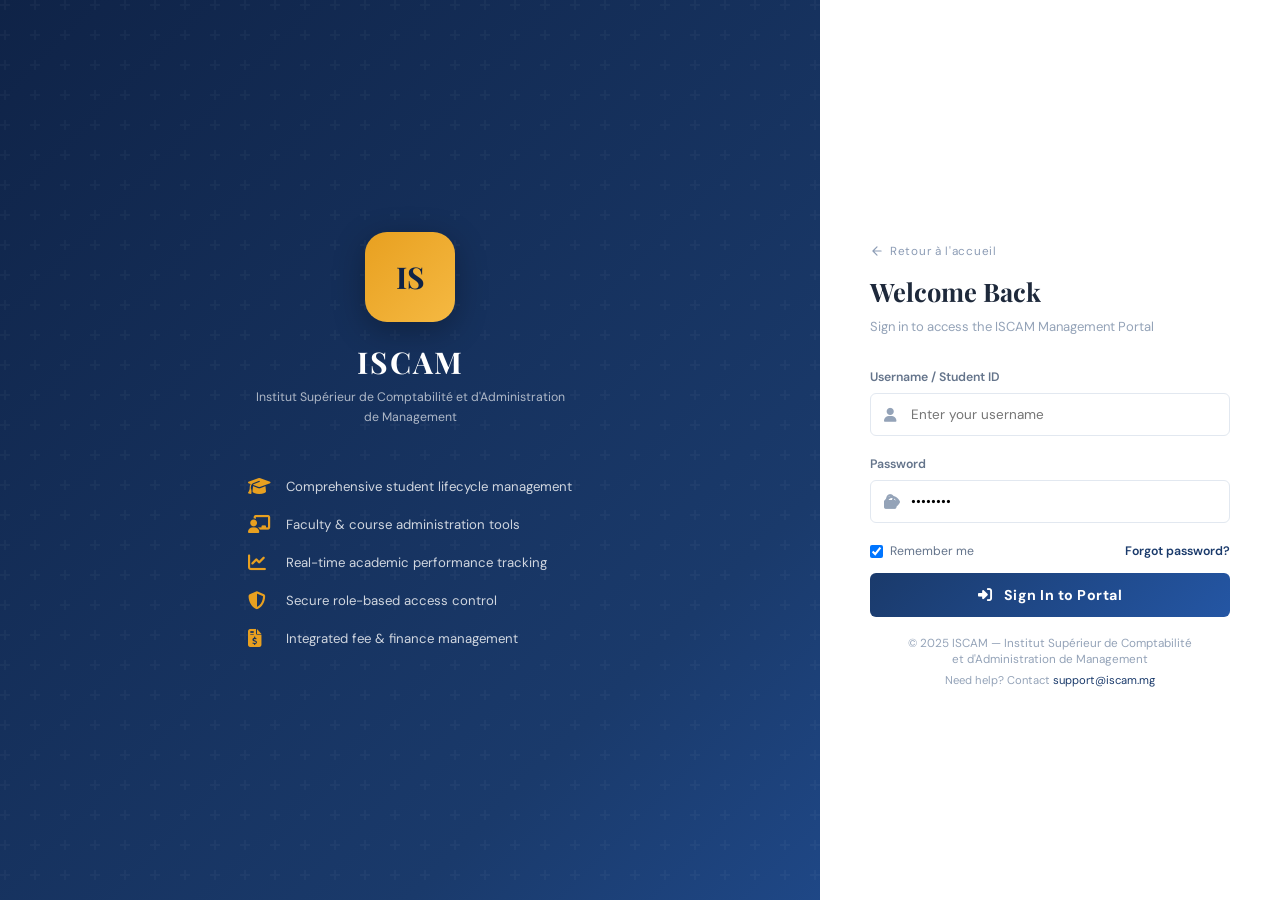
<file: login.html>
<!DOCTYPE html>
<html lang="en">
<head>
  <style s></style>
  <meta charset="UTF-8" />
  <meta name="viewport" content="width=device-width, initial-scale=1.0" />
  <title>ISCAM — Login</title>
  <link rel="stylesheet" href="style.css" />
  <link rel="stylesheet" href="https://cdnjs.cloudflare.com/ajax/libs/font-awesome/6.5.0/css/all.min.css" />
</head>
<body>

<div class="login-page"  style="height: 100vh;">
  <!-- Left panel -->
  <div class="login-left">
    <div class="login-logo-section">
      <div class="login-logo-mark">IS</div>
      <div class="login-university-name">ISCAM</div>
      <div class="login-university-full">
        Institut Supérieur de Comptabilité et d'Administration de Management
      </div>
    </div>
    <div class="login-features">
      <div class="login-feature">
        <i class="fas fa-graduation-cap"></i>
        <span>Comprehensive student lifecycle management</span>
      </div>
      <div class="login-feature">
        <i class="fas fa-chalkboard-teacher"></i>
        <span>Faculty &amp; course administration tools</span>
      </div>
      <div class="login-feature">
        <i class="fas fa-chart-line"></i>
        <span>Real-time academic performance tracking</span>
      </div>
      <div class="login-feature">
        <i class="fas fa-shield-alt"></i>
        <span>Secure role-based access control</span>
      </div>
      <div class="login-feature">
        <i class="fas fa-file-invoice-dollar"></i>
        <span>Integrated fee &amp; finance management</span>
      </div>
    </div>
  </div>

  <!-- Right form panel -->
  <div class="login-right">
    <div class="login-form-box" style="margin-top: 30px;">
      <a href="welcome.html" style="display:inline-flex;align-items:center;gap:0.4rem;font-size:0.78rem;color:rgba(26,58,107,0.5);text-decoration:none;letter-spacing:0.06em;margin-bottom: 1rem; transition:color 0.2s;" onmouseover="this.style.color='#1a3a6b'" onmouseout="this.style.color='rgba(26,58,107,0.5)'">
        <svg width="14" height="14" viewBox="0 0 24 24" fill="none" stroke="currentColor" stroke-width="2" stroke-linecap="round" stroke-linejoin="round"><path d="M19 12H5M12 5l-7 7 7 7"/></svg>
        Retour à l'accueil
      </a>
      <div class="login-welcome">Welcome Back</div>
      <div class="login-sub"  style="margin-top: 10px;">Sign in to access the ISCAM Management Portal</div>

      <div style="margin-top: 26px;">

        <div class="login-group">
          <label class="login-label">Username / Student ID</label>
          <div class="login-input-wrap">
            <i class="fas fa-user"></i>
            <input class="login-input" type="text" placeholder="Enter your username" id="loginUser" />
          </div>
        </div>


        <div class="login-group">
          <label class="login-label">Password</label>
          <div class="login-input-wrap">
            <i class="fas fa-lock"></i>
            <input class="login-input" type="password" placeholder="Enter your password" id="loginPass" value="••••••••" />
            <i class="fas fa-eye" id="eyeToggle" style="position:absolute;right:14px;top:50%;transform:translateY(-50%);cursor:pointer;color:var(--text-muted);" onclick="togglePass()"></i>
          </div>
        </div>

        <div class="login-options">
          <label class="login-remember">
            <input type="checkbox" checked /> Remember me
          </label>
          <a class="login-forgot" onclick="showForgot()">Forgot password?</a>
        </div>

        <button class="login-submit" onclick="doLogin()" style="margin-top: -10px;">
          <i class="fas fa-sign-in-alt" style="margin-right:8px; " ></i> Sign In to Portal
        </button>
      </div>

      <div style="margin-top: 28px; text-align: center;">
        <p style="font-size: 0.78rem; color: var(--text-muted); margin-top: -10px;">
          &copy; 2025 ISCAM — Institut Supérieur de Comptabilité<br/>et d'Administration de Management
        </p>
        <p style="font-size: 0.75rem; color: var(--text-muted); margin-top: 6px;">
          Need help? Contact <a href="mailto:support@iscam.mg" style="color:var(--primary);">support@iscam.mg</a>
        </p>
      </div>
    </div>
  </div>
</div>

<!-- Forgot Password Modal -->
<script src="app-data.js"></script>

<div class="modal-overlay" id="forgotModal">
  <div class="modal" style="max-width:440px;">
    <div class="modal-header">
      <span class="modal-title">Reset Password</span>
      <button class="modal-close" onclick="document.getElementById('forgotModal').classList.remove('open')">
        <i class="fas fa-times"></i>
      </button>
    </div>
    <div class="modal-body">
      <p style="font-size:0.87rem;color:var(--text-secondary);margin-bottom:18px;">
        Enter your registered email address. We will send you a link to reset your password.
      </p>
      <div class="form-group">
        <label class="form-label">Email Address</label>
        <input type="email" class="form-input" placeholder="your.email@iscam.mg" />
      </div>
    </div>
    <div class="modal-footer">
      <button class="btn btn-outline" onclick="document.getElementById('forgotModal').classList.remove('open')">Cancel</button>
      <button class="btn btn-primary" onclick="sendReset()">
        <i class="fas fa-paper-plane"></i> Send Reset Link
      </button>
    </div>
  </div>
</div>

<script>
  let passVisible = false;
  function togglePass() {
    passVisible = !passVisible;
    const input = document.getElementById('loginPass');
    const icon = document.getElementById('eyeToggle');
    input.type = passVisible ? 'text' : 'password';
    icon.className = passVisible ? 'fas fa-eye-slash' : 'fas fa-eye';
    icon.style.cssText = 'position:absolute;right:14px;top:50%;transform:translateY(-50%);cursor:pointer;color:var(--text-muted);';
  }

function doLogin() {

  const u = document.getElementById("loginUser").value.trim();
  const p = document.getElementById("loginPass").value;

  if (!u || !p) {
    alert("Please fill in all fields.");
    return;
  }

  // Validate against USERS from app-data.js (role selection is no longer required)
  const user = USERS.find(x => x.username === u && x.password === p);
  if (!user) {
    alert("Invalid username or password!");
    return;
  }

  // Persist session
  setCurrentUser(user);

  // Redirect based on user role stored in USERS
  if (user.role === "admin") {
    window.location.href = "index.html";
  } else if (user.role === "lecturer") {
    window.location.href = "lecturer.html";
  } else if (user.role === "student") {
    window.location.href = "student.html";
  } else if (user.role === "dean") {
    window.location.href = "hod.html";
  } else {
    alert("Unknown role. Please contact support.");
  }
}




  function showForgot() {
    document.getElementById('forgotModal').classList.add('open');
  }

  function sendReset() {
    document.getElementById('forgotModal').classList.remove('open');
    alert('Reset link sent! Please check your email.');
  }

  // Enter key support
  document.addEventListener('keydown', e => {
    if (e.key === 'Enter') doLogin();
  });
</script>
</body>
</html>
</file>
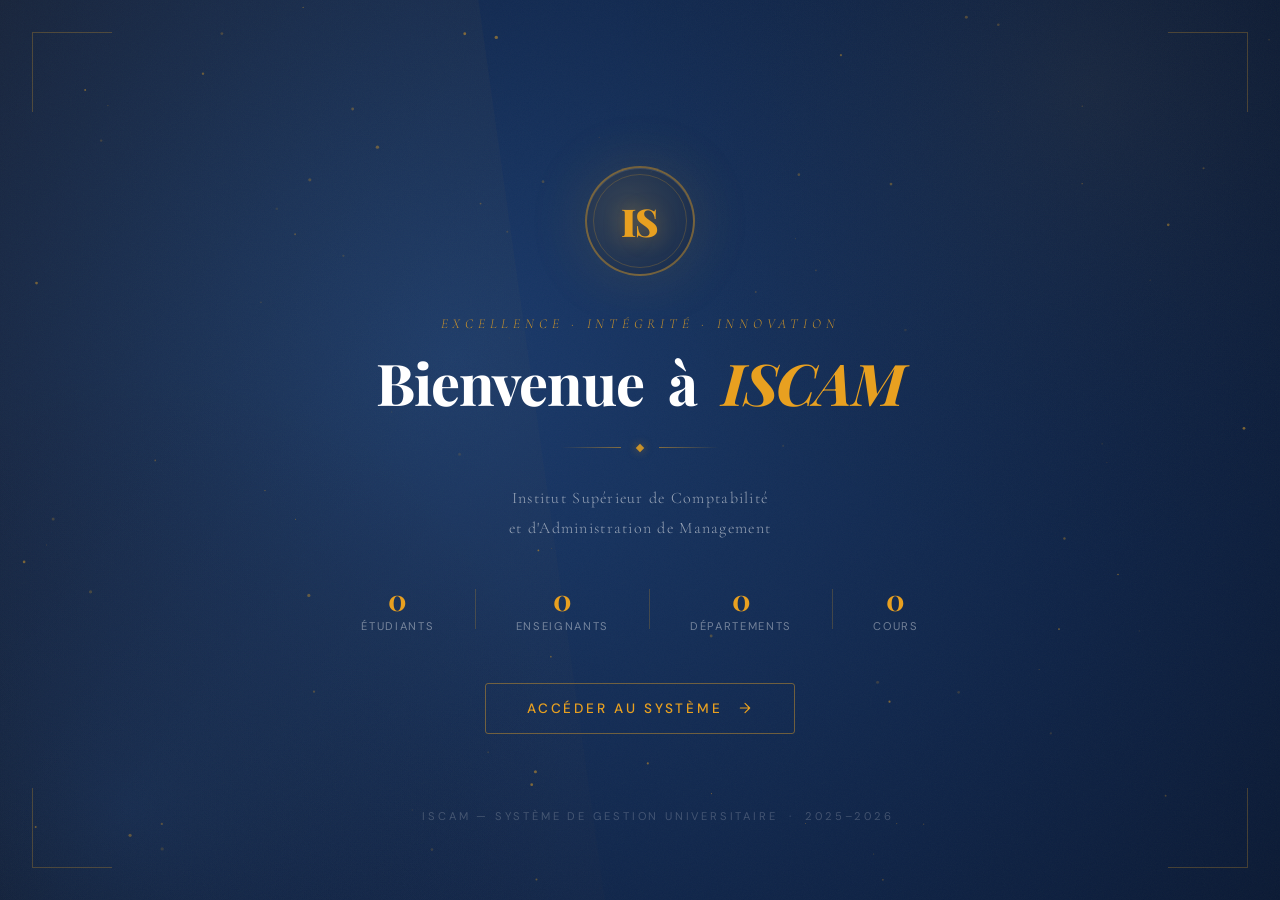
<file: welcome.html>
<!DOCTYPE html>
<html lang="en">
<head>
  <meta charset="UTF-8" />
  <meta name="viewport" content="width=device-width, initial-scale=1.0"/>
  <title>ISCAM — Institut Supérieur de Comptabilité et d'Administration de Management</title>
  <link href="https://fonts.googleapis.com/css2?family=Playfair+Display:ital,wght@0,400;0,700;0,900;1,400;1,700&family=DM+Sans:wght@300;400;500&family=Cormorant+Garamond:ital,wght@0,300;0,400;1,300;1,400&display=swap" rel="stylesheet"/>
  <style>
    *, *::before, *::after { margin: 0; padding: 0; box-sizing: border-box; }

    :root {
      --navy: #0f2346;
      --navy-mid: #1a3a6b;
      --navy-light: #24518f;
      --gold: #c9922a;
      --gold-light: #e8a020;
      --gold-pale: #f5d48e;
      --cream: #faf7f2;
      --white: #ffffff;
    }

    html, body {
      width: 100%; height: 100%;
      overflow: hidden;
      font-family: 'DM Sans', sans-serif;
      background: var(--navy);
    }

    /* ── CANVAS BACKGROUND ── */
    #bg-canvas {
      position: fixed; inset: 0;
      z-index: 0;
    }

    /* ── NOISE OVERLAY ── */
    .noise {
      position: fixed; inset: 0; z-index: 1;
      opacity: 0.035;
      background-image: url("data:image/svg+xml,%3Csvg viewBox='0 0 256 256' xmlns='http://www.w3.org/2000/svg'%3E%3Cfilter id='n'%3E%3CfeTurbulence type='fractalNoise' baseFrequency='0.9' numOctaves='4' stitchTiles='stitch'/%3E%3C/filter%3E%3Crect width='100%25' height='100%25' filter='url(%23n)'/%3E%3C/svg%3E");
      background-size: 200px 200px;
      pointer-events: none;
    }

    /* ── DIAGONAL GOLD STRIPE ── */
    .stripe {
      position: fixed;
      top: -20%; left: -10%;
      width: 55%; height: 200%;
      background: linear-gradient(135deg, rgba(201,146,42,0.07) 0%, rgba(201,146,42,0.02) 60%, transparent 100%);
      transform: rotate(-8deg);
      z-index: 1;
      pointer-events: none;
    }

    /* ── MAIN WRAPPER ── */
    .wrapper {
      position: relative; z-index: 2;
      width: 100vw; height: 100vh;
      display: flex;
      align-items: center;
      justify-content: center;
    }

    /* ── CENTER CARD ── */
    .card {
      text-align: center;
      padding: 0 2rem;
      max-width: 820px;
    }

    /* ── EMBLEM ── */
    .emblem {
      display: inline-flex;
      align-items: center; justify-content: center;
      width: 110px; height: 110px;
      border-radius: 50%;
      border: 2px solid rgba(201,146,42,0.5);
      background: radial-gradient(circle at 40% 40%, rgba(201,146,42,0.18), rgba(15,35,70,0.6));
      backdrop-filter: blur(8px);
      margin-bottom: 2.4rem;
      position: relative;
      opacity: 0;
      transform: scale(0.6) rotate(-20deg);
      animation: emblem-in 1s cubic-bezier(0.34,1.56,0.64,1) 0.3s forwards;
      box-shadow: 0 0 60px rgba(201,146,42,0.15), inset 0 1px 0 rgba(255,255,255,0.1);
    }
    .emblem::before {
      content: '';
      position: absolute; inset: 6px;
      border-radius: 50%;
      border: 1px solid rgba(201,146,42,0.25);
    }
    .emblem span {
      font-family: 'Playfair Display', serif;
      font-size: 2.4rem;
      font-weight: 900;
      color: var(--gold-light);
      letter-spacing: -0.02em;
      text-shadow: 0 2px 20px rgba(201,146,42,0.4);
    }
    @keyframes emblem-in {
      to { opacity: 1; transform: scale(1) rotate(0deg); }
    }

    /* ── TAGLINE ABOVE ── */
    .tagline-top {
      font-family: 'Cormorant Garamond', serif;
      font-size: 0.85rem;
      font-weight: 300;
      font-style: italic;
      letter-spacing: 0.35em;
      text-transform: uppercase;
      color: var(--gold);
      opacity: 0;
      transform: translateY(12px);
      animation: fade-up 0.8s ease 0.9s forwards;
      margin-bottom: 1.2rem;
    }

    /* ── HEADLINE ── */
    .headline {
      font-family: 'Playfair Display', serif;
      font-size: clamp(2.8rem, 4.5vw, 5.2rem);
      font-weight: 750;
      color: var(--white);
      line-height: 1.08;
      letter-spacing: -0.02em;
      margin-bottom: 0.4rem;
      overflow: hidden;
    }
    .headline .word {
      display: inline-block;
      opacity: 0;
      transform: translateY(80px) rotate(3deg);
      animation: word-rise 0.7s cubic-bezier(0.16,1,0.3,1) forwards;
    }
    .headline .word:nth-child(1) { animation-delay: 1.1s; }
    .headline .word:nth-child(2) { animation-delay: 1.22s; margin-left: 0.22em; }
    .headline .italic-word {
      display: inline-block;
      font-style: italic;
      color: var(--gold-light);
      opacity: 0;
      transform: translateY(80px) rotate(3deg);
      animation: word-rise 0.7s cubic-bezier(0.16,1,0.3,1) 1.35s forwards;
      margin-left: 0.22em;
    }

    @keyframes word-rise {
      to { opacity: 1; transform: translateY(0) rotate(0deg); }
    }

    /* ── DIVIDER ── */
    .divider {
      display: flex; align-items: center;
      justify-content: center; gap: 1rem;
      margin: 2rem auto;
      opacity: 0;
      animation: fade-up 0.8s ease 1.7s forwards;
    }
    .divider-line {
      width: 60px; height: 1px;
      background: linear-gradient(to right, transparent, rgba(201,146,42,0.6));
    }
    .divider-line.right {
      background: linear-gradient(to left, transparent, rgba(201,146,42,0.6));
    }
    .divider-diamond {
      width: 6px; height: 6px;
      background: var(--gold);
      transform: rotate(45deg);
      box-shadow: 0 0 8px rgba(201,146,42,0.5);
    }

    /* ── FULL NAME ── */
    .full-name {
      font-family: 'Cormorant Garamond', serif;
      font-size: clamp(0.8rem, 1.5vw, 1rem);
      font-weight: 300;
      color: rgba(255,255,255,0.55);
      letter-spacing: 0.08em;
      line-height: 1.9;
      opacity: 0;
      animation: fade-up 0.8s ease 1.9s forwards;
      margin-bottom: 2.6rem;
    }

    /* ── STATS ROW ── */
    .stats {
      display: flex;
      justify-content: center;
      gap: 2.5rem;
      margin-bottom: 50px;
      opacity: 0;
      animation: fade-up 0.8s ease 2.1s forwards;
    }
    .stat-item {
      text-align: center;
    }
    .stat-num {
      font-family: 'Playfair Display', serif;
      font-size: 1.8rem;
      font-weight: 700;
      color: var(--gold-light);
      line-height: 1;
      display: block;
    }
    .stat-label {
      font-size: 0.7rem;
      letter-spacing: 0.15em;
      text-transform: uppercase;
      color: rgba(255,255,255,0.4);
      margin-top: 0.3rem;
      display: block;
    }
    .stat-sep {
      width: 1px;
      height: 40px;
      background: rgba(201,146,42,0.25);
      align-self: center;
    }

    /* ── ENTER BUTTON ── */
    .enter-btn {
      display: inline-flex;
      align-items: center; gap: 0.9rem;
      padding: 1rem 2.6rem;
      border: 1.5px solid rgba(201,146,42,0.5);
      border-radius: 3px;
      background: transparent;
      color: var(--gold-light);
      font-family: 'DM Sans', sans-serif;
      font-size: 0.85rem;
      font-weight: 500;
      letter-spacing: 0.2em;
      text-transform: uppercase;
      text-decoration: none;
      cursor: pointer;
      position: relative;
      overflow: hidden;
      opacity: 0;
      animation: fade-up 0.8s ease 2.4s forwards;
      transition: color 0.4s, border-color 0.4s;
      
    }
    .enter-btn::before {
      content: '';
      position: absolute; inset: 0;
      background: linear-gradient(135deg, var(--gold) 0%, var(--gold-light) 100%);
      transform: translateX(-101%);
      transition: transform 0.45s cubic-bezier(0.4,0,0.2,1);
      z-index: 0;
    }
    .enter-btn:hover::before { transform: translateX(0); }
    .enter-btn:hover { color: var(--navy); border-color: transparent; }
    .enter-btn span, .enter-btn svg { position: relative; z-index: 1; }
    .enter-btn svg {
      width: 16px; height: 16px;
      transition: transform 0.3s ease;
    }
    .enter-btn:hover svg { transform: translateX(4px); }

    /* ── YEAR BADGE ── */
    .year-badge {
      position: fixed;
      bottom: 4.8rem; left: 33%; transform: translateX(-50%);
      font-size: 0.7rem;
      letter-spacing: 0.25em;
      color: rgba(255,255,255,0.2);
      text-transform: uppercase;
      opacity: 0;
      animation: fade-up 0.8s ease 2.8s forwards;
    }

    /* ── CORNER DECOR ── */
    .corner {
      position: fixed;
      width: 80px; height: 80px;
      opacity: 0;
      animation: corner-in 1s ease 2.5s forwards;
    }
    .corner.tl { top: 2rem; left: 2rem; border-top: 1px solid rgba(201,146,42,0.3); border-left: 1px solid rgba(201,146,42,0.3); }
    .corner.tr { top: 2rem; right: 2rem; border-top: 1px solid rgba(201,146,42,0.3); border-right: 1px solid rgba(201,146,42,0.3); }
    .corner.bl { bottom: 2rem; left: 2rem; border-bottom: 1px solid rgba(201,146,42,0.3); border-left: 1px solid rgba(201,146,42,0.3); }
    .corner.br { bottom: 2rem; right: 2rem; border-bottom: 1px solid rgba(201,146,42,0.3); border-right: 1px solid rgba(201,146,42,0.3); }
    @keyframes corner-in { to { opacity: 1; } }

    /* ── SHARED ANIMATIONS ── */
    @keyframes fade-up {
      to { opacity: 1; transform: translateY(0); }
    }

    /* ── TRANSITION OUT ── */
    .page-exit {
      animation: page-out 0.6s cubic-bezier(0.4,0,1,1) forwards !important;
    }
    @keyframes page-out {
      to { opacity: 0; transform: scale(1.04); }
    }
    body.page-exit { overflow: hidden; }
  </style>
</head>
<body>

  <canvas id="bg-canvas"></canvas>
  <div class="noise"></div>
  <div class="stripe"></div>

  <!-- Corner decorations -->
  <div class="corner tl"></div>
  <div class="corner tr"></div>
  <div class="corner bl"></div>
  <div class="corner br"></div>

  <div class="wrapper">
    <div class="card">

      <!-- Emblem -->
      <div class="emblem"><span>IS</span></div>

      <!-- Top tagline -->
      <p class="tagline-top">Excellence · Intégrité · Innovation</p>

      <!-- Headline -->
      <h1 class="headline">
        <span class="word">Bienvenue</span>
        <span class="word">à</span>
        <span class="italic-word">ISCAM</span>
      </h1>

      <!-- Divider -->
      <div class="divider">
        <div class="divider-line"></div>
        <div class="divider-diamond"></div>
        <div class="divider-line right"></div>
      </div>

      <!-- Full name -->
      <p class="full-name">
        Institut Supérieur de Comptabilité<br>et d'Administration de Management
      </p>

      <!-- Stats -->
      <div class="stats">
        <div class="stat-item">
          <span class="stat-num" data-target="1248">0</span>
          <span class="stat-label">Étudiants</span>
        </div>
        <div class="stat-sep"></div>
        <div class="stat-item">
          <span class="stat-num" data-target="64">0</span>
          <span class="stat-label">Enseignants</span>
        </div>
        <div class="stat-sep"></div>
        <div class="stat-item">
          <span class="stat-num" data-target="6">0</span>
          <span class="stat-label">Départements</span>
        </div>
        <div class="stat-sep"></div>
        <div class="stat-item">
          <span class="stat-num" data-target="87">0</span>
          <span class="stat-label">Cours</span>
        </div>
      </div>

      <!-- Enter button -->
      <a class="enter-btn" id="enterBtn" href="login.html">
        <span>Accéder au Système</span>
        <svg viewBox="0 0 24 24" fill="none" stroke="currentColor" stroke-width="1.8" stroke-linecap="round" stroke-linejoin="round">
          <path d="M5 12h14M12 5l7 7-7 7"/>
        </svg>
      </a>
    </div>
  </div>

  <!-- Year -->
  <p class="year-badge">ISCAM — Système de Gestion Universitaire &nbsp;·&nbsp; 2025–2026</p>

  <script>
    // ── CANVAS PARTICLE FIELD ──
    const canvas = document.getElementById('bg-canvas');
    const ctx = canvas.getContext('2d');
    let W, H, particles = [], lines = [];

    function resize() {
      W = canvas.width = window.innerWidth;
      H = canvas.height = window.innerHeight;
    }
    resize();
    window.addEventListener('resize', () => { resize(); initParticles(); });

    class Particle {
      constructor() { this.reset(true); }
      reset(initial = false) {
        this.x = Math.random() * W;
        this.y = initial ? Math.random() * H : H + 10;
        this.r = Math.random() * 1.4 + 0.3;
        this.speed = Math.random() * 0.25 + 0.08;
        this.opacity = Math.random() * 0.5 + 0.1;
        this.drift = (Math.random() - 0.5) * 0.3;
      }
      update() {
        this.y -= this.speed;
        this.x += this.drift;
        if (this.y < -10) this.reset();
      }
      draw() {
        ctx.beginPath();
        ctx.arc(this.x, this.y, this.r, 0, Math.PI * 2);
        ctx.fillStyle = `rgba(201,146,42,${this.opacity})`;
        ctx.fill();
      }
    }

    function initParticles() {
      particles = Array.from({ length: 90 }, () => new Particle());
    }
    initParticles();

    // Gradient background
    function drawBg() {
      const grad = ctx.createRadialGradient(W * 0.35, H * 0.4, 0, W * 0.5, H * 0.5, W * 0.9);
      grad.addColorStop(0, '#1a3a6b');
      grad.addColorStop(0.5, '#0f2346');
      grad.addColorStop(1, '#070f1f');
      ctx.fillStyle = grad;
      ctx.fillRect(0, 0, W, H);

      // Subtle gold glow top-right
      const glow = ctx.createRadialGradient(W * 0.85, H * 0.1, 0, W * 0.85, H * 0.1, W * 0.4);
      glow.addColorStop(0, 'rgba(201,146,42,0.06)');
      glow.addColorStop(1, 'transparent');
      ctx.fillStyle = glow;
      ctx.fillRect(0, 0, W, H);

      // Subtle gold glow bottom-left
      const glow2 = ctx.createRadialGradient(W * 0.1, H * 0.9, 0, W * 0.1, H * 0.9, W * 0.35);
      glow2.addColorStop(0, 'rgba(36,81,143,0.15)');
      glow2.addColorStop(1, 'transparent');
      ctx.fillStyle = glow2;
      ctx.fillRect(0, 0, W, H);
    }

    function animate() {
      drawBg();
      particles.forEach(p => { p.update(); p.draw(); });
      requestAnimationFrame(animate);
    }
    animate();

    // ── COUNTER ANIMATION ──
    function animateCounters() {
      document.querySelectorAll('.stat-num[data-target]').forEach(el => {
        const target = parseInt(el.dataset.target);
        const duration = 1800;
        const start = performance.now();
        function tick(now) {
          const elapsed = now - start;
          const progress = Math.min(elapsed / duration, 1);
          const ease = 1 - Math.pow(1 - progress, 3);
          el.textContent = Math.floor(ease * target);
          if (progress < 1) requestAnimationFrame(tick);
          else el.textContent = target;
        }
        requestAnimationFrame(tick);
      });
    }
    setTimeout(animateCounters, 2200);

    // ── PAGE TRANSITION ──
    document.getElementById('enterBtn').addEventListener('click', function(e) {
      e.preventDefault();
      const dest = this.getAttribute('href');
      document.body.style.transition = 'opacity 0.6s ease, transform 0.6s ease';
      document.body.style.opacity = '0';
      document.body.style.transform = 'scale(1.04)';
      setTimeout(() => { window.location.href = dest; }, 600);
    });
  </script>
</body>
</html>
</file>
<file: style.css>
/* ============================================
   ISCAM University Management System
   Main Stylesheet
   ============================================ */

@import url('https://fonts.googleapis.com/css2?family=DM+Sans:wght@300;400;500;600;700&family=Playfair+Display:wght@600;700&display=swap');
/* ATTENDANCE PAGE */





/* Action in Activity Log */
.badge {
  display: inline-block;
  padding: 4px 12px;
  border-radius: 6px;
  font-size: 0.85rem;
  font-weight: 600;
}

.badge-approved {
  background-color: #16a34a; /* solid green */
  color: #ffffff;            /* white text */
}

.badge-returned {
  background-color: #dc2626; /* solid red */
  color: #ffffff;            /* white text */
}

.badge-published {
  background: #1a3a6b;
  color: white
}
.badge-gray {
  background-color: #6b7280; /* neutral gray */
  color: #ffffff;            /* white text */
}



/* Resslts Approval */
.badge-pending { background: #facc15; color: #000; padding: 2px 6px; border-radius: 6px; }
.badge-approved { background: #16a34a; color: #fff; padding: 2px 6px; border-radius: 6px; }
.badge-returned { background: #dc2626; color: #fff; padding: 2px 6px; border-radius: 6px; }




#hodResultsTable th:nth-child(2), /* Submission ID */
#hodResultsTable td:nth-child(2) {
  width: 90px;
}

#hodResultsTable th:nth-child(6), /* Students */
#hodResultsTable td:nth-child(6) {
  width: 70px;
  text-align: center;
}

#hodResultsTable th:nth-child(7), /* Date */
#hodResultsTable td:nth-child(7) {
  width: 120px;
}


/* View Details Overview Syllabus Assessments Resources */
.modal-tabs {
  display: flex;
  border-bottom: 1px solid #ddd;
  margin-bottom: 12px;
  
}

.tab-btn {
  flex: 1;
  padding: 10px;
  background: none;
  border: none;
  border-bottom: 2px solid transparent;
  cursor: pointer;
  font-weight: 500;
  color: #555;
}

.tab-btn.active {
  border-bottom: 2px solid #007bff; /* highlight active tab */
  color: #007bff;
}
/* separate the th for Activty Log */
#resultsActivityLog th,
#resultsActivityLog td {
  padding: 8px 12px;       /* spacing inside cells */
  text-align: left;        /* align neatly */
}

#resultsActivityLog th {
  background-color: #f3f4f6; /* light gray header background */
  font-weight: 600;
}

#resultsActivityLog tr:hover {
  background-color: #f9fafb; /* light gray highlight */
  cursor: pointer;
}

#resultsActivityLog td:nth-child(3) {
  white-space: normal;   /* allow wrapping */
  word-wrap: break-word; /* break long words if needed */
}




/* Footer for Activity Log */
#activitySummaryFooter {
  background-color: #f9fafb;   /* light gray background */
  padding: 10px 15px;
  font-size: 0.9rem;
  font-weight: 600;
  text-align: right;           /* align summary to the right */
  border-top: 2px solid #e5e7eb;

}

#activitySummaryFooter span {
  margin: 0 8px;
  
}

#logApprovedCount {
  color: #16a34a; /* green */
}

#logReturnedCount {
  color: #dc2626; /* red */
}

#logTotalCount {
  color: #374151; /* neutral dark gray */
}




/* CSS for highlight effect */
.activity-highlight {
  animation: fadeInHighlight 5s ease;
}

@keyframes fadeInHighlight {
  from { background-color: rgba(228, 228, 207, 0.621); } /* stronger yellow */
  to { background-color: transparent; }
}


/* Lecturer Create Modal */
.modal-overlay {
  position: fixed;
  top: 0; left: 0;
  width: 100%; height: 100%;
  background: rgba(0,0,0,0.5);
  display: none;
  align-items: center;
  justify-content: center;
  z-index: 9999;
}

.modal-content {
  background: #fff;
  width: 95%;
  max-width: 1000px;
  max-height: 90%;
  overflow-y: auto;
  border-radius: 8px;
  box-shadow: 0 4px 20px rgba(0,0,0,0.3);
  display: flex;
  flex-direction: column;
}

.modal-header, .modal-footer {
  padding: 14px 20px;
  border-bottom: 1px solid #ddd;
}

.modal-footer {
  border-top: 1px solid #ddd;
  display: flex;
  justify-content: flex-end;
  gap: 10px;
}

.modal-body {
  padding: 20px;
}

.close-btn {
  cursor: pointer;
  font-size: 1.5rem;
}




/* ---- CSS Variables ---- */
:root {
  --primary: #1a3a6b;
  --primary-light: #2456a4;
  --primary-dark: #0f2347;
  --accent: #e8a020;
  --accent-light: #f5b942;
  --success: #16a34a;
  --danger: #dc2626;
  --warning: #d97706;
  --info: #0891b2;
  --white: #ffffff;
  --bg: #f0f4f9;
  --bg-card: #ffffff;
  --sidebar-bg: #0f2347;
  --sidebar-text: #a8bedc;
  --sidebar-active: #2456a4;
  --sidebar-hover: #1a3a6b;
  --text-primary: #1e293b;
  --text-secondary: #64748b;
  --text-muted: #94a3b8;
  --border: #e2e8f0;
  --shadow: 0 1px 3px rgba(0,0,0,0.1), 0 1px 2px rgba(0,0,0,0.06);
  --shadow-md: 0 4px 6px -1px rgba(0,0,0,0.1), 0 2px 4px -1px rgba(0,0,0,0.06);
  --shadow-lg: 0 10px 15px -3px rgba(0,0,0,0.1), 0 4px 6px -2px rgba(0,0,0,0.05);
  --radius: 10px;
  --radius-sm: 6px;
  --radius-lg: 16px;
  --sidebar-width: 260px;
  --header-height: 66px;
  --transition: all 0.25s ease;
  --font-main: 'DM Sans', sans-serif;
  --font-display: 'Playfair Display', serif;
}


/* ---- Reset & Base ---- */
*, *::before, *::after { box-sizing: border-box; margin: 0; padding: 0; }
html { font-size: 15px; scroll-behavior: smooth; }
body {
  font-family: var(--font-main);
  background: var(--bg);
  color: var(--text-primary);
  min-height: 100vh;
  overflow-x: hidden;
  
}

a { text-decoration: none; color: inherit; }
ul { list-style: none; }
button { cursor: pointer; border: none; font-family: var(--font-main); }
input, select, textarea { font-family: var(--font-main); }
img { max-width: 100%; }

/* ---- Layout ---- */
#app { display: flex; min-height: 100vh; }

.sidebar {
  width: var(--sidebar-width);
  background: var(--sidebar-bg);
  position: fixed; left: 0; top: 0; bottom: 0;
  z-index: 100;
  display: flex; flex-direction: column;
  transition: var(--transition);
  overflow: hidden;
}

.sidebar-logo {
  padding: 22px 20px;
  border-bottom: 1px solid rgba(255,255,255,0.08);
  display: flex; align-items: center; gap: 12px;
  flex-shrink: 0;
}
.logo-mark {
  width: 42px; height: 42px;
  background: linear-gradient(135deg, var(--accent), var(--accent-light));
  border-radius: var(--radius-sm);
  display: flex; align-items: center; justify-content: center;
  font-family: var(--font-display);
  font-size: 1.1rem; font-weight: 700;
  color: var(--primary-dark);
  flex-shrink: 0;
}
.logo-text { flex: 1; overflow: hidden; }
.logo-text .name {
  font-size: 1.05rem; font-weight: 700;
  color: var(--white); letter-spacing: 0.5px;
  line-height: 1.2;
}
.logo-text .tagline {
  font-size: 0.7rem; color: var(--sidebar-text);
  line-height: 1.3; margin-top: 2px;
  white-space: nowrap; overflow: hidden; text-overflow: ellipsis;
}

.sidebar-nav {
  flex: 1; overflow-y: auto; padding: 14px 0;
  scrollbar-width: thin; scrollbar-color: rgba(255,255,255,0.1) transparent;
}
.sidebar-nav::-webkit-scrollbar { width: 4px; }
.sidebar-nav::-webkit-scrollbar-thumb { background: rgba(255,255,255,0.1); border-radius: 4px; }

.nav-section { margin-bottom: 6px; }
.nav-section-label {
  padding: 8px 20px 4px;
  font-size: 0.65rem; font-weight: 600;
  text-transform: uppercase; letter-spacing: 1.5px;
  color: rgba(168,190,220,0.5);
}
.nav-item {
  display: flex; align-items: center; gap: 10px;
  padding: 10px 20px;
  color: var(--sidebar-text);
  font-size: 0.88rem; font-weight: 500;
  border-radius: 0;
  transition: var(--transition);
  position: relative; cursor: pointer;
  margin: 1px 8px;
  border-radius: 8px;
}
.nav-item:hover { background: var(--sidebar-hover); color: var(--white); }
.nav-item.active {
  background: var(--sidebar-active);
  color: var(--white);
}
.nav-item.active::before {
  content: ''; position: absolute; left: 0; top: 50%;
  transform: translateY(-50%);
  width: 3px; height: 60%; background: var(--accent);
  border-radius: 0 3px 3px 0;
  margin-left: 0;
  left: -8px;
}
.nav-item i { width: 20px; text-align: center; font-size: 1rem; flex-shrink: 0; }
.nav-item .badge {
  margin-left: auto;
  background: var(--accent);
  color: var(--primary-dark);
  font-size: 0.65rem; font-weight: 700;
  padding: 2px 7px; border-radius: 20px;
}
.nav-sub { padding-left: 50px; display: none; }
.nav-sub.open { display: block; }
.nav-sub .nav-item { padding: 7px 12px; font-size: 0.82rem; }
.nav-item .arrow { margin-left: auto; font-size: 0.7rem; transition: var(--transition); }
.nav-item.expanded .arrow { transform: rotate(90deg); }

.sidebar-footer {
  padding: 14px 16px;
  border-top: 1px solid rgba(255,255,255,0.08);
  flex-shrink: 0;
}
.user-mini {
  display: flex; align-items: center; gap: 10px;
  padding: 8px 10px; border-radius: var(--radius-sm);
  transition: var(--transition); cursor: pointer;
}
.user-mini:hover { background: rgba(255,255,255,0.06); }
.user-mini-avatar {
  width: 34px; height: 34px; border-radius: 50%;
  background: var(--sidebar-active);
  display: flex; align-items: center; justify-content: center;
  font-size: 0.85rem; font-weight: 700; color: var(--white);
  flex-shrink: 0;
}
.user-mini-info { flex: 1; overflow: hidden; }
.user-mini-name { font-size: 0.82rem; font-weight: 600; color: var(--white); white-space: nowrap; overflow: hidden; text-overflow: ellipsis; }
.user-mini-role { font-size: 0.7rem; color: var(--sidebar-text); }
.user-mini-icon { color: var(--sidebar-text); font-size: 0.8rem; }

/* ---- Main Content ---- */
.main-content {
  margin-left: var(--sidebar-width);
  flex: 1; display: flex; flex-direction: column;
  min-height: 100vh;
  transition: var(--transition);
}


/* =========================================================
   FIX MAIN CONTENT WIDTH
   ========================================================= */

.main-content {
  min-width: 0;
  width: 100%;
}

/* Keep the header inside the visible main content area */
.header {
  width: 100%;
  min-width: 0;
  box-sizing: border-box;
}

/* Prevent the attendance table from expanding the page */
.attendance-table-container {
  width: 100%;
  max-width: 100%;
  overflow-x: auto;
  box-sizing: border-box;
}

/* ---- Header ---- */
.header {
  height: var(--header-height);
  background: var(--white);
  border-bottom: 1px solid var(--border);
  display: flex; align-items: center; gap: 16px;
  padding: 0 24px;
  position: sticky; top: 0; z-index: 50;
  box-shadow: var(--shadow);
}
.header-toggle {
  width: 36px; height: 36px;
  border-radius: var(--radius-sm);
  background: var(--bg); border: none;
  display: flex; align-items: center; justify-content: center;
  font-size: 1.1rem; color: var(--text-secondary);
  transition: var(--transition); cursor: pointer;
}
.header-toggle:hover { background: var(--border); color: var(--text-primary); }
.header-search {
  flex: 1; max-width: 380px;
  display: flex; align-items: center; gap: 10px;
  background: var(--bg); border: 1px solid var(--border);
  border-radius: 22px; padding: 0 16px;
  height: 38px;
}
.header-search i { color: var(--text-muted); font-size: 0.9rem; }
.header-search input {
  flex: 1; background: none; border: none; outline: none;
  font-size: 0.87rem; color: var(--text-primary);
}
.header-search input::placeholder { color: var(--text-muted); }
.header-right { display: flex; align-items: center; gap: 8px; margin-left: auto; }

.header-btn {
  width: 38px; height: 38px;
  border-radius: var(--radius-sm);
  background: var(--bg); border: none;
  display: flex; align-items: center; justify-content: center;
  font-size: 1rem; color: var(--text-secondary);
  transition: var(--transition); cursor: pointer; position: relative;
}
.header-btn:hover { background: var(--border); color: var(--primary); }
.header-btn .dot {
  position: absolute; top: 7px; right: 7px;
  width: 8px; height: 8px;
  background: var(--danger); border-radius: 50%;
  border: 2px solid var(--white);
}
.header-divider { width: 1px; height: 24px; background: var(--border); margin: 0 4px; }
.header-profile {
  display: flex; align-items: center; gap: 10px;
  padding: 6px 12px 6px 6px;
  border-radius: 24px; cursor: pointer;
  transition: var(--transition); border: 1px solid transparent;
}
.header-profile:hover { background: var(--bg); border-color: var(--border); }
.profile-avatar {
  width: 34px; height: 34px; border-radius: 50%;
  background: linear-gradient(135deg, var(--primary), var(--primary-light));
  display: flex; align-items: center; justify-content: center;
  font-size: 0.82rem; font-weight: 700; color: var(--white);
}
.profile-info { display: flex; flex-direction: column; line-height: 1.2; }
.profile-name { font-size: 0.85rem; font-weight: 600; color: var(--text-primary); }
.profile-nam { font-size: 0.85rem; font-weight: 600; color: var(--text-primary); }
.profile-role { font-size: 0.7rem; color: var(--text-muted); }
.header-profile i { color: var(--text-muted); font-size: 0.75rem; }

/* === PROFILE DROPDOWN === */
.profile-dropdown {
  position: absolute; top: calc(var(--header-height) + 8px); right: 24px;
  width: 240px; background: var(--white); border-radius: var(--radius-lg);
  border: 1px solid var(--border); box-shadow: var(--shadow-lg);
  z-index: 98; display: none; overflow: hidden;
  animation: dropIn 0.2s ease;
}
.profile-dropdown.open { display: block; }
.dropdown-header {
  padding: 16px; display: flex; align-items: center; gap: 12px;
  border-bottom: 1px solid var(--border);
}
.dropdown-header .profile-avatar { width: 36px; height: 36px; font-size: 0.85rem; }
.dropdown-header .profile-name { font-weight: 600; font-size: 0.9rem; }
.dropdown-header .profile-role { font-size: 0.75rem; color: var(--text-muted); opacity: 0.8; }
.dropdown-divider {
  height: 1px; background: var(--border); margin: 8px 0;
}
.profile-dropdown a {
  display: flex; align-items: center; gap: 12px;
  padding: 10px 16px; font-size: 0.88rem; color: var(--text-primary);
  transition: var(--transition); text-decoration: none;
}
.profile-dropdown a:hover {
  background: var(--bg); color: var(--primary);
}
.profile-dropdown a i { width: 18px; text-align: center; font-size: 0.85rem; opacity: 0.7; }
.profile-dropdown a:hover i { opacity: 1; }

/* Responsive dropdown */
@media (max-width: 900px) {
  .profile-dropdown { right: 16px; width: 220px; }
  .profile-dropdown a { padding: 12px; font-size: 0.9rem; }
}


/* ---- Page Content ---- */
.page-content {
  padding: 28px 28px;
  flex: 1;
  display: none;
}
.page-content.active { display: block; }

/* ---- Page Header ---- */
.page-header {
  display: flex; align-items: flex-start; justify-content: space-between;
  margin-bottom: 24px; gap: 16px;
}
.page-title { font-family: var(--font-display); font-size: 1.5rem; font-weight: 700; color: var(--text-primary); }
.page-subtitle { font-size: 0.82rem; color: var(--text-muted); margin-top: 3px; }
.page-actions { display: flex; gap: 10px; flex-shrink: 0; align-items: center; }

/* ---- Buttons ---- */
.btn {
  display: inline-flex; align-items: center; gap: 8px;
  padding: 9px 18px; border-radius: var(--radius-sm);
  font-size: 0.87rem; font-weight: 600;
  transition: var(--transition); cursor: pointer; border: none;
  white-space: nowrap;
}
.btn-primary { background: var(--primary); color: var(--white); }
.btn-primary:hover { background: var(--primary-dark); box-shadow: 0 4px 12px rgba(26,58,107,0.3); }
.btn-accent { background: var(--accent); color: var(--primary-dark); }
.btn-accent:hover { background: var(--accent-light); }
.btn-outline { background: var(--white); color: var(--text-secondary); border: 1px solid var(--border); }
.btn-outline:hover { background: var(--bg); color: var(--text-primary); }
.btn-success { background: var(--success); color: var(--white); }
.btn-danger { background: var(--danger); color: var(--white); }
.btn-sm { padding: 6px 12px; font-size: 0.8rem; }
.btn-icon { width: 34px; height: 34px; padding: 0; display: inline-flex; align-items: center; justify-content: center; }

/* ---- Cards ---- */
.card {
  background: var(--bg-card); border-radius: var(--radius);
  border: 1px solid var(--border);
  box-shadow: var(--shadow);
  overflow: hidden;
}
.card-header {
  padding: 18px 22px 0;
  display: flex; align-items: center; justify-content: space-between;
}
.card-title { font-size: 0.95rem; font-weight: 700; color: var(--text-primary); }
.card-subtitle { font-size: 0.78rem; color: var(--text-muted); margin-top: 2px; }
.card-body { padding: 18px 22px; }
.card-footer { padding: 14px 22px; background: var(--bg); border-top: 1px solid var(--border); }

/* ---- Stat Cards ---- */
.stats-grid {
  display: grid;
  grid-template-columns: repeat(auto-fill, minmax(200px, 1fr));
  gap: 18px; margin-bottom: 24px;
}
.stat-card {
  background: var(--bg-card); border-radius: var(--radius);
  border: 1px solid var(--border); padding: 20px;
  box-shadow: var(--shadow); position: relative; overflow: hidden;
  transition: var(--transition);
}
.stat-card:hover { transform: translateY(-2px); box-shadow: var(--shadow-md); }
.stat-card::before {
  content: ''; position: absolute; top: 0; left: 0; right: 0;
  height: 3px;
}
.stat-card.blue::before { background: var(--primary); }
.stat-card.gold::before { background: var(--accent); }
.stat-card.green::before { background: var(--success); }
.stat-card.red::before { background: var(--danger); }
.stat-card.teal::before { background: var(--info); }
.stat-card.purple::before { background: #7c3aed; }
.stat-card-icon {
  width: 46px; height: 46px; border-radius: var(--radius-sm);
  display: flex; align-items: center; justify-content: center;
  font-size: 1.2rem; margin-bottom: 14px;
}
.stat-card.blue .stat-card-icon { background: rgba(26,58,107,0.1); color: var(--primary); }
.stat-card.gold .stat-card-icon { background: rgba(232,160,32,0.12); color: var(--accent); }
.stat-card.green .stat-card-icon { background: rgba(22,163,74,0.1); color: var(--success); }
.stat-card.red .stat-card-icon { background: rgba(220,38,38,0.1); color: var(--danger); }
.stat-card.teal .stat-card-icon { background: rgba(8,145,178,0.1); color: var(--info); }
.stat-card.purple .stat-card-icon { background: rgba(124,58,237,0.1); color: #7c3aed; }
.stat-card-value { font-size: 1.75rem; font-weight: 700; color: var(--text-primary); line-height: 1; }
.stat-card-label { font-size: 0.8rem; color: var(--text-muted); margin-top: 5px; font-weight: 500; }
.stat-card-change { font-size: 0.75rem; margin-top: 10px; display: flex; align-items: center; gap: 4px; }
.stat-card-change.up { color: var(--success); }
.stat-card-change.down { color: var(--danger); }

/* ---- Grid Layouts ---- */
.grid-2 { display: grid; grid-template-columns: 1fr 1fr; gap: 18px; }
.grid-3 { display: grid; grid-template-columns: repeat(3, 1fr); gap: 18px; }
.grid-4 { display: grid; grid-template-columns: repeat(4, 1fr); gap: 18px; }
.grid-1-2 { display: grid; grid-template-columns: 1fr 2fr; gap: 18px; }
.grid-2-1 { display: grid; grid-template-columns: 2fr 1fr; gap: 18px; }

/* ---- Tables ---- */
.table-wrapper { overflow-x: auto; border-radius: var(--radius); }
table { width: 100%; border-collapse: collapse; }
thead tr { background: var(--bg); border-bottom: 2px solid var(--border); }
thead th {
  padding: 12px 16px; text-align: left;
  font-size: 0.78rem; font-weight: 700;
  color: var(--text-secondary); text-transform: uppercase; letter-spacing: 0.6px;
  white-space: nowrap;
}
tbody tr { border-bottom: 1px solid var(--border); transition: var(--transition); }
tbody tr:last-child { border-bottom: none; }
tbody tr:hover { background: rgba(26,58,107,0.03); }
tbody td { padding: 13px 16px; font-size: 0.875rem; color: var(--text-primary); vertical-align: middle; }
.table-actions { display: flex; gap: 6px; }
.fw-600 { font-weight: 600; }
.fw-700 { font-weight: 700; }
.w-100 { width: 100%; }
.ml-8 { margin-left: 8px; }
.p-12 { padding: 12px; }
.p-16 { padding: 16px; }
.border-b { border-bottom: 1px solid var(--border); }
.border-gray-100 { border-color: #f1f5f9; }
.hover\:bg-gray-50:hover { background-color: #f9fafb; }
.integration-icon {
  width: 40px; height: 40px; border-radius: 8px;
  background: rgba(26,58,107,0.1); color: var(--primary);
  display: flex; align-items: center; justify-content: center;
  font-weight: 700; font-size: 0.85rem;
}
.switch {
  position: relative; display: inline-block; width: 48px; height: 26px;
}
.switch input { opacity: 0; width: 0; height: 0; }
.slider {
  position: absolute; cursor: pointer; top: 0; left: 0; right: 0; bottom: 0;
  background-color: #cbd5e1; transition: .4s; border-radius: 26px;
}
.slider:before {
  position: absolute; content: ""; height: 20px; width: 20px; left: 3px;
  bottom: 3px; background-color: white; transition: .4s; border-radius: 50%;
}
input:checked + .slider { background-color: var(--success); }
input:checked + .slider:before { transform: translateX(22px); }
.switch-container { display: flex; align-items: center; gap: 8px; }

/* ---- Forms ---- */
.form-grid { display: grid; grid-template-columns: 1fr 1fr; gap: 18px; }
.form-full { grid-column: 1 / -1; }
.form-group { display: flex; flex-direction: column; gap: 6px; }
.form-label { font-size: 0.82rem; font-weight: 600; color: var(--text-secondary); }
.form-input, .form-select, .form-textarea {
  padding: 10px 14px;
  border: 1.5px solid var(--border);
  border-radius: var(--radius-sm);
  font-size: 0.87rem; color: var(--text-primary);
  background: var(--white); outline: none;
  transition: var(--transition); width: 100%;
}
.form-input:focus, .form-select:focus, .form-textarea:focus {
  border-color: var(--primary); box-shadow: 0 0 0 3px rgba(26,58,107,0.1);
}
.form-input::placeholder { color: var(--text-muted); }
.form-textarea { resize: vertical; min-height: 90px; }
.form-hint { font-size: 0.75rem; color: var(--text-muted); }
.form-actions { display: flex; gap: 10px; justify-content: flex-end; padding-top: 6px; }

/* ---- Badges ---- */
.badge {
  display: inline-flex; align-items: center;
  padding: 3px 10px; border-radius: 20px;
  font-size: 0.73rem; font-weight: 700;
}
.badge-blue { background: rgba(26,58,107,0.1); color: var(--primary); }
.badge-green { background: rgba(22,163,74,0.1); color: var(--success); }
.badge-red { background: rgba(220,38,38,0.1); color: var(--danger); }
.badge-gold { background: rgba(232,160,32,0.12); color: #92630a; }
.badge-teal { background: rgba(8,145,178,0.1); color: var(--info); }
.badge-gray { background: var(--bg); color: var(--text-secondary); }
.badge-purple { background: rgba(124,58,237,0.1); color: #7c3aed; }

/* ---- Avatar ---- */
.avatar {
  border-radius: 50%; display: inline-flex;
  align-items: center; justify-content: center;
  font-weight: 700; flex-shrink: 0;
}
.avatar-sm { width: 32px; height: 32px; font-size: 0.78rem; }
.avatar-md { width: 40px; height: 40px; font-size: 0.9rem; }
.avatar-lg { width: 56px; height: 56px; font-size: 1.1rem; }
.avatar-xl { width: 80px; height: 80px; font-size: 1.5rem; }
.avatar-blue { background: rgba(26,58,107,0.12); color: var(--primary); }
.avatar-green { background: rgba(22,163,74,0.12); color: var(--success); }
.avatar-gold { background: rgba(232,160,32,0.15); color: #92630a; }
.avatar-teal { background: rgba(8,145,178,0.12); color: var(--info); }
.avatar-purple { background: rgba(124,58,237,0.12); color: #7c3aed; }

/* ---- Charts ---- */
.chart-container { position: relative; width: 100%; }

/* ---- Alerts ---- */
.alert {
  display: flex; align-items: flex-start; gap: 12px;
  padding: 14px 16px; border-radius: var(--radius-sm);
  font-size: 0.85rem; margin-bottom: 14px;
}
.alert i { font-size: 1rem; flex-shrink: 0; margin-top: 1px; }
.alert-info { background: rgba(8,145,178,0.08); border: 1px solid rgba(8,145,178,0.2); color: #0c5a72; }
.alert-warning { background: rgba(217,119,6,0.08); border: 1px solid rgba(217,119,6,0.2); color: #7c4b00; }
.alert-success { background: rgba(22,163,74,0.08); border: 1px solid rgba(22,163,74,0.2); color: #145c2e; }
.alert-danger { background: rgba(220,38,38,0.08); border: 1px solid rgba(220,38,38,0.2); color: #991b1b; }

/* ---- Activity Feed ---- */
.activity-item {
  display: flex; gap: 13px; align-items: flex-start;
  padding: 12px 0;
  border-bottom: 1px solid var(--border);
}
.activity-item:last-child { border-bottom: none; }
.activity-dot {
  width: 8px; height: 8px; border-radius: 50%; flex-shrink: 0;
  margin-top: 7px;
}
.activity-text { font-size: 0.85rem; color: var(--text-primary); line-height: 1.5; }
.activity-text strong { font-weight: 600; }
.activity-time { font-size: 0.75rem; color: var(--text-muted); margin-top: 3px; }
.activity-icon-wrap {
  width: 34px; height: 34px; border-radius: 50%;
  display: flex; align-items: center; justify-content: center;
  font-size: 0.85rem; flex-shrink: 0;
}

/* ---- Quick Actions ---- */
.quick-actions { display: grid; grid-template-columns: repeat(4, 1fr); gap: 12px; }
.quick-action {
  display: flex; flex-direction: column; align-items: center; gap: 8px;
  padding: 16px 10px;
  background: var(--bg); border-radius: var(--radius);
  border: 1px solid var(--border); cursor: pointer;
  transition: var(--transition); text-align: center;
}
.quick-action:hover { border-color: var(--primary); background: rgba(26,58,107,0.04); transform: translateY(-1px); }
.quick-action-icon {
  width: 42px; height: 42px; border-radius: var(--radius-sm);
  display: flex; align-items: center; justify-content: center;
  font-size: 1.1rem;
}
.quick-action-label { font-size: 0.78rem; font-weight: 600; color: var(--text-secondary); }

/* ---- Tabs ---- */
.tabs { display: flex; border-bottom: 2px solid var(--border); margin-bottom: 22px; gap: 0; }
.tab {
  padding: 10px 20px;
  font-size: 0.87rem; font-weight: 600;
  color: var(--text-muted); cursor: pointer;
  border-bottom: 2px solid transparent; margin-bottom: -2px;
  transition: var(--transition);
}
.tab:hover { color: var(--text-primary); }
.tab.active { color: var(--primary); border-bottom-color: var(--primary); }

/* ---- Modal ---- */
.modal-overlay {
  position: fixed; inset: 0; z-index: 200;
  background: rgba(0,0,0,0.45); backdrop-filter: blur(3px);
  display: none; align-items: center; justify-content: center;
  padding: 20px;
}
.modal-overlay.open { display: flex; }
.modal {
  background: var(--white); border-radius: var(--radius-lg);
  box-shadow: var(--shadow-lg); width: 100%; max-width: 600px;
  max-height: 90vh; overflow-y: auto;
  animation: modalIn 0.25s ease;
}
@keyframes modalIn {
  from { transform: scale(0.95) translateY(-10px); opacity: 0; }
  to { transform: scale(1) translateY(0); opacity: 1; }
}
.modal-header {
  padding: 22px 26px 18px;
  border-bottom: 1px solid var(--border);
  display: flex; align-items: center; justify-content: space-between;
}
.modal-title { font-size: 1.05rem; font-weight: 700; }
.modal-close {
  width: 32px; height: 32px; border-radius: 50%;
  background: var(--bg); border: none;
  display: flex; align-items: center; justify-content: center;
  font-size: 0.9rem; color: var(--text-secondary); cursor: pointer;
  transition: var(--transition);
}
.modal-close:hover { background: var(--danger); color: var(--white); }
.modal-body { padding: 22px 26px; }
.modal-footer { padding: 16px 26px; border-top: 1px solid var(--border); display: flex; justify-content: flex-end; gap: 10px; }

/* ---- Notifications dropdown ---- */
.notif-panel {
  position: fixed; top: var(--header-height); right: 16px;
  width: 340px; background: var(--white);
  border-radius: var(--radius-lg); border: 1px solid var(--border);
  box-shadow: var(--shadow-lg); z-index: 99;
  display: none;
  animation: dropIn 0.2s ease;
}
.notif-panel.open { display: block; }
@keyframes dropIn {
  from { transform: translateY(-6px); opacity: 0; }
  to { transform: translateY(0); opacity: 1; }
}
.notif-header {
  padding: 16px 18px 12px;
  border-bottom: 1px solid var(--border);
  display: flex; align-items: center; justify-content: space-between;
}
.notif-title { font-weight: 700; font-size: 0.9rem; }
.notif-item {
  display: flex; gap: 12px; padding: 13px 18px;
  border-bottom: 1px solid var(--border); cursor: pointer;
  transition: var(--transition);
}
.notif-item:hover { background: var(--bg); }
.notif-item.unread { background: rgba(26,58,107,0.03); }
.notif-item-icon {
  width: 34px; height: 34px; border-radius: 50%;
  display: flex; align-items: center; justify-content: center;
  font-size: 0.85rem; flex-shrink: 0;
}
.notif-text { font-size: 0.82rem; color: var(--text-primary); line-height: 1.4; }
.notif-time { font-size: 0.72rem; color: var(--text-muted); margin-top: 3px; }

/* ---- Progress Bar ---- */
.progress { height: 6px; background: var(--border); border-radius: 4px; overflow: hidden; }
.progress-bar { height: 100%; border-radius: 4px; transition: width 0.5s ease; }

/* ---- Breadcrumb ---- */
.breadcrumb { display: flex; align-items: center; gap: 8px; margin-bottom: 18px; font-size: 0.8rem; color: var(--text-muted); }
.breadcrumb a { color: var(--primary); }
.breadcrumb i { font-size: 0.65rem; }

/* ---- Profile Page ---- */
.profile-banner {
  height: 140px;
  background: linear-gradient(135deg, var(--primary-dark) 0%, var(--primary-light) 100%);
  border-radius: var(--radius) var(--radius) 0 0;
  position: relative;
}
.profile-avatar-wrap {
  position: absolute; bottom: -28px; left: 26px;
  width: 72px; height: 72px;
  border-radius: 50%; background: var(--white);
  padding: 3px; box-shadow: var(--shadow-md);
}
.profile-avatar-inner {
  width: 100%; height: 100%; border-radius: 50%;
  background: linear-gradient(135deg, var(--primary), var(--primary-light));
  display: flex; align-items: center; justify-content: center;
  font-size: 1.5rem; font-weight: 700; color: var(--white);
}

/* ---- Timetable ---- */
.timetable-grid { overflow-x: auto; }
.timetable-grid table { min-width: 800px; }
.timetable-grid th { background: var(--primary); color: var(--white); text-align: center; padding: 12px; font-size: 0.8rem; }
.timetable-cell {
  padding: 8px; text-align: center; height: 70px;
  vertical-align: middle; font-size: 0.78rem;
  border: 1px solid var(--border);
}
.timetable-subject {
  background: rgba(26,58,107,0.08); border-radius: 6px;
  padding: 5px 8px; font-size: 0.76rem;
  font-weight: 600; color: var(--primary);
}
.timetable-subject.gold { background: rgba(232,160,32,0.12); color: #7a500e; }
.timetable-subject.green { background: rgba(22,163,74,0.1); color: var(--success); }
.timetable-subject.teal { background: rgba(8,145,178,0.1); color: var(--info); }

/* ---- Fee Card ---- */
.fee-status-card { padding: 20px; }
.fee-amount { font-size: 2rem; font-weight: 700; color: var(--text-primary); }
.fee-label { font-size: 0.8rem; color: var(--text-muted); }

/* ---- Transcript ---- */
.transcript-header {
  text-align: center; padding: 26px;
  border-bottom: 2px solid var(--primary);
}
.transcript-logo { font-family: var(--font-display); font-size: 1.4rem; color: var(--primary); font-weight: 700; }
.transcript-sub { font-size: 0.8rem; color: var(--text-muted); margin-top: 4px; }
.gpa-badge {
  display: inline-block; padding: 10px 22px;
  background: linear-gradient(135deg, var(--primary), var(--primary-light));
  color: var(--white); border-radius: var(--radius);
  font-size: 1.5rem; font-weight: 700;
}
.gpa-label { font-size: 0.75rem; opacity: 0.8; display: block; margin-top: 2px; font-weight: 400; }

/* ---- Announcement Card ---- */
.announcement-card {
  background: var(--white); border-radius: var(--radius);
  border: 1px solid var(--border); padding: 18px 20px;
  margin-bottom: 14px; transition: var(--transition);
  border-left: 4px solid var(--primary);
}
.announcement-card:hover { box-shadow: var(--shadow-md); }
.announcement-card.urgent { border-left-color: var(--danger); }
.announcement-card.event { border-left-color: var(--accent); }
.announcement-card.info { border-left-color: var(--info); }
.ann-title { font-weight: 700; font-size: 0.92rem; color: var(--text-primary); }
.ann-meta { font-size: 0.75rem; color: var(--text-muted); margin-top: 4px; }
.ann-body { font-size: 0.84rem; color: var(--text-secondary); margin-top: 10px; line-height: 1.6; }

/* ---- Attendance ---- */
.attendance-student {
  display: flex; align-items: center; justify-content: space-between;
  padding: 12px 0; border-bottom: 1px solid var(--border);
}



/* ---- Attendance Records Table ---- */

.attendance-table-container {
  width: 100%;
  overflow-x: auto;
}

.attendance-table {
  width: 100%;
  min-width: 1200px;
  border-collapse: collapse;
  table-layout: fixed;
}

.attendance-table th,
.attendance-table td {
  padding: 10px 12px;
  border: 1px solid var(--border);
  font-size: 0.87rem;
  color: var(--text-primary);
  vertical-align: middle;
}

/* Header styling */
.attendance-table th {
  background-color: #f3f4f6;
  font-weight: 600;
  text-align: center;
  color: var(--text-secondary);
}

/* Alternating row colors */
.attendance-table tbody tr:nth-child(even) {
  background-color: #f9fafb;
}
.attendance-table tbody tr:hover {
  background-color: rgba(26,58,107,0.03);
}

/* Student column (wrap text, left align) */
.attendance-table th:nth-child(2),
.attendance-table td:nth-child(2) {
  white-space: normal;
  word-wrap: break-word;
  text-align: left;
  min-width: 160px; /* wider for names */
}

/* Student ID column (increase width) */
.attendance-table th:nth-child(3),
.attendance-table td:nth-child(3) {
  text-align: left;
  min-width: 160px;
}

/* Year column (center + reduced width) */
.attendance-table th:nth-child(4),
.attendance-table td:nth-child(4) {
  text-align: center;
  width: 90px;
  min-width: 90px;
}

/* Semester column */
.attendance-table th:nth-child(5),
.attendance-table td:nth-child(5) {
  text-align: center;
  width: 110px;
  min-width: 110px;
}

/* Course column (increase width, wrap) */
.attendance-table th:nth-child(6),
.attendance-table td:nth-child(6) {
  white-space: normal;
  word-wrap: break-word;
  text-align: left;
  min-width: 220px;
}

/* Classes Held, Present, Absent (center + reduced width) */
.attendance-table th:nth-child(7),
.attendance-table td:nth-child(7),
.attendance-table th:nth-child(8),
.attendance-table td:nth-child(8),
.attendance-table th:nth-child(9),
.attendance-table td:nth-child(9) {
  text-align: center;
  width: 80px;
  min-width: 80px;
}

/* Attendance % column (increase width) */
.attendance-table th:nth-child(10),
.attendance-table td:nth-child(10) {
  text-align: center;
  width: 120px;
  min-width: 120px;
}

/* Status column (slightly reduced) */
.attendance-table th:nth-child(11),
.attendance-table td:nth-child(11) {
  text-align: center;
  width: 110px;
  min-width: 110px;
}

/* Action column */
.attendance-table th:nth-child(12),
.attendance-table td:nth-child(12) {
  text-align: center;
  width: 130px;
  min-width: 100px;
}




/* ---- Attendance Overview ---- */

.attendance-overview-card {
  margin-top: 20px;
}

.attendance-chart-container {
  position: relative;
  width: 100%;
  height: 320px;
}

.attendance-chart-container canvas {
  width: 100% !important;
  height: 100% !important;
}



/* ---- Low Attendance Review Card ---- */

#lowAttendanceCard {
  cursor: pointer;
}

#lowAttendanceCard:hover {
  transform: translateY(-2px);
  box-shadow: 0 6px 18px rgba(0, 0, 0, 0.08);
}

#lowAttendanceCard:active {
  transform: translateY(0);
}


/* ======================================================
   ATTENDANCE CORRECTION HISTORY
====================================================== */

.attendance-correction-history {
  display: none;
}

.attendance-correction-history .card-header {
  display: flex;
  align-items: center;
  justify-content: space-between;
  gap: 20px;
}

.attendance-correction-history .card-header h3 {
  margin: 0 0 4px;
}

.attendance-correction-history .card-header p {
  margin: 0;
  color: var(--text-secondary);
  font-size: 0.9rem;
}

#attendanceCorrectionsCard {
  cursor: pointer;
}

#attendanceCorrectionsCard:hover {
  transform: translateY(-2px);
  box-shadow: 0 6px 18px rgba(0, 0, 0, 0.08);
}

#attendanceCorrectionsCard:active {
  transform: translateY(0);
}

.attendance-correction-history table {
  min-width: 1200px;
}

.attendance-correction-history th,
.attendance-correction-history td {
  white-space: nowrap;
}

.attendance-correction-history th:nth-child(5),
.attendance-correction-history td:nth-child(5),
.attendance-correction-history th:nth-child(6),
.attendance-correction-history td:nth-child(6) {
  text-align: center;
  width: 150px;
  min-width: 150px;
}

.attendance-correction-history th:nth-child(7),
.attendance-correction-history td:nth-child(7) {
  white-space: normal;
  min-width: 180px;
}

.attendance-correction-history th:nth-child(10),
.attendance-correction-history td:nth-child(10) {
  text-align: center;
  min-width: 110px;
}

/* ======================================================
   Attendance Correction History Table
   ====================================================== */

.attendance-correction-history {
  width: 100%;
}

.attendance-correction-history .table-wrapper {
  width: 100%;
  overflow-x: auto;
}

.attendance-correction-history .attendance-table {
  width: 100%;
  min-width: 1250px;
  border-collapse: collapse;
  table-layout: fixed;
}

.attendance-correction-history .attendance-table th,
.attendance-correction-history .attendance-table td {
  padding: 10px 12px;
  border: 1px solid var(--border);
  font-size: 0.87rem;
  color: var(--text-primary);
  vertical-align: middle;
}

/* Header styling */
.attendance-correction-history .attendance-table th {
  background-color: #f3f4f6;
  font-weight: 600;
  text-align: center;
  color: var(--text-secondary);
}

/* Alternating row colors */
.attendance-correction-history .attendance-table tbody tr:nth-child(even) {
  background-color: #f9fafb;
}

.attendance-correction-history .attendance-table tbody tr:hover {
  background-color: rgba(26,58,107,0.03);
}


/* # column */
.attendance-correction-history .attendance-table th:nth-child(1),
.attendance-correction-history .attendance-table td:nth-child(1) {
  text-align: center;
  width: 52px;
  min-width: 52px;
}


/* Student column */
.attendance-correction-history .attendance-table th:nth-child(2),
.attendance-correction-history .attendance-table td:nth-child(2) {
  white-space: normal;
  word-wrap: break-word;
  text-align: left;
  width: 170px;
  min-width: 170px;
}


/* Student ID column */
.attendance-correction-history .attendance-table th:nth-child(3),
.attendance-correction-history .attendance-table td:nth-child(3) {
  text-align: left;
  width: 150px;
  min-width: 150px;
}


/* Course column */
.attendance-correction-history .attendance-table th:nth-child(4),
.attendance-correction-history .attendance-table td:nth-child(4) {
  white-space: normal;
  word-wrap: break-word;
  text-align: left;
  width: 220px;
  min-width: 220px;
}


/* Previous Attendance */
.attendance-correction-history .attendance-table th:nth-child(5),
.attendance-correction-history .attendance-table td:nth-child(5) {
  text-align: center;
  width: 140px;
  min-width: 140px;
}


/* Corrected Attendance */
.attendance-correction-history .attendance-table th:nth-child(6),
.attendance-correction-history .attendance-table td:nth-child(6) {
  text-align: center;
  width: 150px;
  min-width: 150px;
}


/* Reason column */
.attendance-correction-history .attendance-table th:nth-child(7),
.attendance-correction-history .attendance-table td:nth-child(7) {
  white-space: normal;
  word-wrap: break-word;
  text-align: left;
  width: 220px;
  min-width: 220px;
}


/* Corrected By */
.attendance-correction-history .attendance-table th:nth-child(8),
.attendance-correction-history .attendance-table td:nth-child(8) {
  white-space: normal;
  word-wrap: break-word;
  text-align: left;
  width: 140px;
  min-width: 140px;
}


/* Date */
.attendance-correction-history .attendance-table th:nth-child(9),
.attendance-correction-history .attendance-table td:nth-child(9) {
  text-align: center;
  width: 120px;
  min-width: 120px;
}


/* Status */
.attendance-correction-history .attendance-table th:nth-child(10),
.attendance-correction-history .attendance-table td:nth-child(10) {
  text-align: center;
  width: 110px;
  min-width: 110px;
}









.attendance-student:last-child { border-bottom: none; }
.att-check { display: flex; gap: 8px; }
.att-btn {
  padding: 5px 14px; border-radius: 20px; font-size: 0.78rem; font-weight: 600;
  cursor: pointer; transition: var(--transition); border: 2px solid transparent;
}
.att-btn-present { border-color: var(--success); color: var(--success); background: transparent; }
.att-btn-present.active, .att-btn-present:hover { background: var(--success); color: var(--white); }
.att-btn-absent { border-color: var(--danger); color: var(--danger); background: transparent; }
.att-btn-absent.active, .att-btn-absent:hover { background: var(--danger); color: var(--white); }
.att-btn-late { border-color: var(--warning); color: var(--warning); background: transparent; }
.att-btn-late.active, .att-btn-late:hover { background: var(--warning); color: var(--white); }

/* ---- Login Page ---- */
.login-page {
  min-height: 100vh; display: flex;
  background: linear-gradient(135deg, var(--primary-dark) 0%, var(--primary) 60%, var(--primary-light) 100%);
}
.login-left {
  flex: 1; display: flex; flex-direction: column;
  align-items: center; justify-content: center;
  padding: 60px; position: relative; overflow: hidden;
}
.login-left::before {
  content: '';
  position: absolute; inset: 0;
  background: url("data:image/svg+xml,%3Csvg width='60' height='60' viewBox='0 0 60 60' xmlns='http://www.w3.org/2000/svg'%3E%3Cg fill='none' fill-rule='evenodd'%3E%3Cg fill='%23ffffff' fill-opacity='0.03'%3E%3Cpath d='M36 34v-4h-2v4h-4v2h4v4h2v-4h4v-2h-4zm0-30V0h-2v4h-4v2h4v4h2V6h4V4h-4zM6 34v-4H4v4H0v2h4v4h2v-4h4v-2H6zM6 4V0H4v4H0v2h4v4h2V6h4V4H6z'/%3E%3C/g%3E%3C/g%3E%3C/svg%3E");
}
.login-logo-section { text-align: center; z-index: 1; }
.login-logo-mark {
  width: 90px; height: 90px;
  background: linear-gradient(135deg, var(--accent), var(--accent-light));
  border-radius: 22px; margin: 0 auto 20px;
  display: flex; align-items: center; justify-content: center;
  font-family: var(--font-display); font-size: 2rem; font-weight: 700;
  color: var(--primary-dark); box-shadow: 0 8px 32px rgba(0,0,0,0.3);
}
.login-university-name {
  font-family: var(--font-display); font-size: 2rem; font-weight: 700;
  color: var(--white); margin-bottom: 6px; letter-spacing: 2px;
}
.login-university-full {
  font-size: 0.82rem; color: rgba(255,255,255,0.65);
  max-width: 320px; line-height: 1.6; text-align: center;
}
.login-features { margin-top: 50px; z-index: 1; }
.login-feature {
  display: flex; align-items: center; gap: 14px;
  margin-bottom: 20px; color: rgba(255,255,255,0.8);
}
.login-feature i { font-size: 1.2rem; color: var(--accent); width: 24px; }
.login-feature span { font-size: 0.88rem; }

.login-right {
  width: 460px; background: var(--white); display: flex;
  align-items: center; justify-content: center;
  padding: 50px 50px;
}
.login-form-box { width: 100%; }
.login-welcome { font-family: var(--font-display); font-size: 1.7rem; font-weight: 700; color: var(--text-primary); }
.login-sub { font-size: 0.87rem; color: var(--text-muted); margin-top: 6px; margin-bottom: 34px; }
.login-group { margin-bottom: 20px; }
.login-label { font-size: 0.82rem; font-weight: 600; color: var(--text-secondary); display: block; margin-bottom: 8px; }
.login-input-wrap { position: relative; }
.login-input-wrap i { position: absolute; left: 14px; top: 50%; transform: translateY(-50%); color: var(--text-muted); font-size: 0.95rem; }
.login-input {
  width: 100%; padding: 12px 14px 12px 40px;
  border: 1.5px solid var(--border); border-radius: var(--radius-sm);
  font-size: 0.9rem; outline: none; transition: var(--transition);
}
.login-input:focus { border-color: var(--primary); box-shadow: 0 0 0 3px rgba(26,58,107,0.1); }
.login-options { display: flex; align-items: center; justify-content: space-between; margin-bottom: 24px; font-size: 0.82rem; }
.login-remember { display: flex; align-items: center; gap: 7px; color: var(--text-secondary); cursor: pointer; }
.login-forgot { color: var(--primary); font-weight: 600; cursor: pointer; }
.login-forgot:hover { text-decoration: underline; }
.login-submit {
  width: 100%; padding: 13px;
  background: linear-gradient(135deg, var(--primary), var(--primary-light));
  color: var(--white); border: none; border-radius: var(--radius-sm);
  font-size: 0.95rem; font-weight: 700; cursor: pointer;
  transition: var(--transition); letter-spacing: 0.5px;
}
.login-submit:hover { box-shadow: 0 6px 20px rgba(26,58,107,0.35); transform: translateY(-1px); }
.login-roles { margin-top: 30px; padding-top: 24px; border-top: 1px solid var(--border); }
.login-roles-label { font-size: 0.75rem; color: var(--text-muted); text-align: center; margin-bottom: 12px; font-weight: 600; text-transform: uppercase; letter-spacing: 1px; }
.role-buttons { display: flex; gap: 8px; }
.role-btn {
  flex: 1; padding: 9px 6px; border-radius: var(--radius-sm);
  background: var(--bg); border: 1.5px solid var(--border);
  font-size: 0.78rem; font-weight: 600; cursor: pointer;
  transition: var(--transition); color: var(--text-secondary);
  display: flex; flex-direction: column; align-items: center; gap: 5px;
}
.role-btn i { font-size: 1.1rem; }
.role-btn:hover, .role-btn.active { border-color: var(--primary); color: var(--primary); background: rgba(26,58,107,0.05); }

/* ---- Scrollbar ---- */
::-webkit-scrollbar { width: 6px; height: 6px; }
::-webkit-scrollbar-track { background: transparent; }
::-webkit-scrollbar-thumb { background: var(--border); border-radius: 4px; }
::-webkit-scrollbar-thumb:hover { background: var(--text-muted); }

/* ---- Responsive ---- */
@media (max-width: 1100px) {
  .grid-4 { grid-template-columns: repeat(2, 1fr); }
  .stats-grid { grid-template-columns: repeat(3, 1fr); }
  .grid-2-1, .grid-1-2 { grid-template-columns: 1fr; }
}
@media (max-width: 900px) {
  .sidebar { transform: translateX(-100%); }
  .sidebar.open { transform: translateX(0); }
  .main-content { margin-left: 0; }
  .grid-2, .grid-3 { grid-template-columns: 1fr; }
  .form-grid { grid-template-columns: 1fr; }
  .quick-actions { grid-template-columns: repeat(2, 1fr); }
  .login-left { display: none; }
  .login-right { width: 100%; padding: 40px 30px; }
  .stats-grid { grid-template-columns: repeat(2, 1fr); }
}
@media (max-width: 600px) {
  .page-content { padding: 16px; }
  #page-settings { padding: 20px 16px; }
  .stats-grid { grid-template-columns: 1fr 1fr; }
  .page-header { flex-direction: column; }
  .tabs[data-tab-group="settings"] { 
    flex-wrap: wrap; gap: 4px; overflow-x: auto; padding-bottom: 8px;
  }
  .tabs[data-tab-group="settings"] .tab { 
    white-space: nowrap; flex-shrink: 0; padding: 8px 16px; font-size: 0.85rem;
  }
  [data-tab-content="settings"] .card-body { padding: 20px 16px; }
  .form-group.form-full label { display: flex; flex-direction: column; gap: 6px; }
  .switch-container { justify-content: space-between; }
}

/* ---- Misc utilities ---- */
.mb-0 { margin-bottom: 0; }
.mb-4 { margin-bottom: 4px; }
.mb-8 { margin-bottom: 8px; }
.mb-12 { margin-bottom: 12px; }
.mb-18 { margin-bottom: 18px; }
.mb-24 { margin-bottom: 24px; }
.mt-8 { margin-top: 8px; }
.mt-16 { margin-top: 16px; }
.flex { display: flex; }
.flex-center { display: flex; align-items: center; }
.flex-between { display: flex; align-items: center; justify-content: space-between; }
.gap-8 { gap: 8px; }
.gap-12 { gap: 12px; }
.text-right { text-align: right; }
.text-center { text-align: center; }
.text-muted { color: var(--text-muted); font-size: 0.82rem; }
.text-sm { font-size: 0.82rem; }
.text-xs { font-size: 0.75rem; }
.fw-600 { font-weight: 600; }
.fw-700 { font-weight: 700; }
.w-100 { width: 100%; }
.hidden { display: none !important; }

/* ---- Sidebar overlay for mobile ---- */
.sidebar-overlay {
  display: none; position: fixed; inset: 0; background: rgba(0,0,0,0.4); z-index: 99;
}
.sidebar-overlay.show { display: block; }

/* Section divider */
.section-divider { border: none; border-top: 1px solid var(--border); margin: 22px 0; }

/* Empty state */
.empty-state { text-align: center; padding: 50px 20px; }
.empty-state i { font-size: 3rem; color: var(--text-muted); margin-bottom: 14px; display: block; }
.empty-state p { color: var(--text-muted); font-size: 0.9rem; }



/* =========================================================
   TIMETABLE MANAGEMENT
   Dedicated styles - does not affect Attendance tables
   ========================================================= */


/* ---------------------------------------------------------
   MODULE PERIOD OVERVIEW
   --------------------------------------------------------- */

#modulePeriodOverview {
  display: grid;
  grid-template-columns: repeat(4, minmax(0, 1fr));
  gap: 14px;
  width: 100%;
}


/* Individual Module Card */
#modulePeriodOverview .module-period-card {
  position: relative;
  min-height: 170px;
  padding: 20px;
  border: 1px solid var(--border);
  border-radius: var(--radius);
  background: var(--white);
  cursor: pointer;

  display: flex;
  flex-direction: column;
  align-items: flex-start;
  justify-content: flex-start;

  transition:
    transform 0.2s ease,
    box-shadow 0.2s ease,
    border-color 0.2s ease,
    background-color 0.2s ease;

  box-shadow: var(--shadow);
}


/* Hover */
#modulePeriodOverview .module-period-card:hover {
  transform: translateY(-3px);
  box-shadow: var(--shadow-md);
  border-color: var(--primary-light);
}


/* Selected / Active Module */
#modulePeriodOverview .module-period-card.active,
#modulePeriodOverview .module-period-card.selected {
  border: 2px solid var(--primary-light);
  background: #f5f8fd;
  box-shadow: var(--shadow-md);
}


/* Module Number */
#modulePeriodOverview .module-period-number {
  width: 42px;
  height: 42px;

  display: flex;
  align-items: center;
  justify-content: center;

  border-radius: 10px;
  background: var(--primary);
  color: var(--white);

  font-size: 0.85rem;
  font-weight: 800;
  letter-spacing: 0.5px;

  margin-bottom: 14px;
}


/* Module 1 */
#modulePeriodOverview .module-period-card[data-module="Module 1"]
.module-period-number {
  background: var(--primary);
}


/* Module 2 */
#modulePeriodOverview .module-period-card[data-module="Module 2"]
.module-period-number {
  background: var(--info);
}


/* Module 3 */
#modulePeriodOverview .module-period-card[data-module="Module 3"]
.module-period-number {
  background: var(--accent);
}


/* Module 4 */
#modulePeriodOverview .module-period-card[data-module="Module 4"]
.module-period-number {
  background: var(--success);
}


/* Module Title */
#modulePeriodOverview .module-period-title {
  color: var(--text-primary);
  font-size: 1rem;
  font-weight: 800;
  line-height: 1.3;
}


/* Module Subtitle */
#modulePeriodOverview .module-period-subtitle {
  margin-top: 4px;

  color: var(--text-secondary);
  font-size: 0.78rem;
  font-weight: 500;
}


/* Course Information */
#modulePeriodOverview .module-period-courses {
  margin-top: 14px;

  color: var(--text-secondary);
  font-size: 0.8rem;
  font-weight: 600;
}


/* Status */
#modulePeriodOverview .module-period-status {
  margin-top: auto;
  padding-top: 14px;
}


/* Make badge inside module card slightly smaller */
#modulePeriodOverview .module-period-status .badge {
  font-size: 0.7rem;
  padding: 4px 9px;
}


/* ---------------------------------------------------------
   TIMETABLE TABLE CONTAINER
   --------------------------------------------------------- */

.timetable-table-container {
  width: 100%;
  max-width: 100%;

  overflow-x: auto;
  overflow-y: hidden;

  box-sizing: border-box;

  border: 1px solid var(--border);
  border-radius: var(--radius-sm);

  background: var(--white);

  -webkit-overflow-scrolling: touch;
}


/* Scrollbar */
.timetable-table-container::-webkit-scrollbar {
  height: 8px;
}

.timetable-table-container::-webkit-scrollbar-track {
  background: #f1f5f9;
  border-radius: 10px;
}

.timetable-table-container::-webkit-scrollbar-thumb {
  background: #cbd5e1;
  border-radius: 10px;
}

.timetable-table-container::-webkit-scrollbar-thumb:hover {
  background: #94a3b8;
}


/* ---------------------------------------------------------
   MAIN TIMETABLE RECORDS TABLE
   --------------------------------------------------------- */

#timetableRecordsTable {
  width: 100%;
  min-width: 1750px;

  border-collapse: separate;
  border-spacing: 0;

  table-layout: fixed;

  background: var(--white);
}


/* Table Header */
#timetableRecordsTable thead th {
  padding: 12px 10px;

  background: var(--primary);
  color: var(--white);

  border-bottom: 1px solid var(--primary-dark);

  font-size: 0.75rem;
  font-weight: 700;

  text-align: left;
  white-space: nowrap;

  vertical-align: middle;
}


/* Table Body */
#timetableRecordsTable tbody td {
  padding: 11px 10px;

  border-bottom: 1px solid var(--border);

  color: var(--text-primary);

  font-size: 0.8rem;

  vertical-align: middle;
}


/* Alternating Rows */
#timetableRecordsTable tbody tr:nth-child(even) {
  background: #f8fafc;
}


/* Hover Row */
#timetableRecordsTable tbody tr:hover {
  background: #f1f5f9;
}


/* Remove last row border */
#timetableRecordsTable tbody tr:last-child td {
  border-bottom: none;
}


/* ---------------------------------------------------------
   TIMETABLE RECORDS COLUMN WIDTHS
   14 COLUMNS
   --------------------------------------------------------- */

#timetableRecordsTable th:nth-child(1),
#timetableRecordsTable td:nth-child(1) {
  width: 155px;
}


#timetableRecordsTable th:nth-child(2),
#timetableRecordsTable td:nth-child(2) {
  width: 95px;
}


#timetableRecordsTable th:nth-child(3),
#timetableRecordsTable td:nth-child(3) {
  width: 90px;
}


#timetableRecordsTable th:nth-child(4),
#timetableRecordsTable td:nth-child(4) {
  width: 165px;
}


#timetableRecordsTable th:nth-child(5),
#timetableRecordsTable td:nth-child(5) {
  width: 220px;
}


#timetableRecordsTable th:nth-child(6),
#timetableRecordsTable td:nth-child(6) {
  width: 125px;
}


#timetableRecordsTable th:nth-child(7),
#timetableRecordsTable td:nth-child(7) {
  width: 125px;
  text-align: center;
}


#timetableRecordsTable th:nth-child(8),
#timetableRecordsTable td:nth-child(8) {
  width: 100px;
}


#timetableRecordsTable th:nth-child(9),
#timetableRecordsTable td:nth-child(9) {
  width: 110px;
}


#timetableRecordsTable th:nth-child(10),
#timetableRecordsTable td:nth-child(10) {
  width: 110px;
}


#timetableRecordsTable th:nth-child(11),
#timetableRecordsTable td:nth-child(11) {
  width: 100px;
  text-align: center;
}


#timetableRecordsTable th:nth-child(12),
#timetableRecordsTable td:nth-child(12) {
  width: 90px;
  text-align: center;
}


#timetableRecordsTable th:nth-child(13),
#timetableRecordsTable td:nth-child(13) {
  width: 100px;
  text-align: center;
}


#timetableRecordsTable th:nth-child(14),
#timetableRecordsTable td:nth-child(14) {
  width: 130px;
  text-align: center;
}


/* ---------------------------------------------------------
   TIMETABLE CELL CONTENT
   --------------------------------------------------------- */

#timetableRecordsTable td {
  overflow: hidden;
  text-overflow: ellipsis;
}


/* Course name */
#timetableRecordsTable td:nth-child(1) {
  font-weight: 700;
}


/* Course code */
#timetableRecordsTable td:nth-child(2) {
  font-weight: 700;
  color: var(--primary);
}


/* Module */
#timetableRecordsTable td:nth-child(3) {
  font-weight: 700;
}


/* Lecturer */
#timetableRecordsTable td:nth-child(4) {
  white-space: nowrap;
}


/* Programme */
#timetableRecordsTable td:nth-child(5) {
  white-space: normal;
  line-height: 1.35;
}


/* Dates */
#timetableRecordsTable td:nth-child(9),
#timetableRecordsTable td:nth-child(10) {
  white-space: nowrap;
}


/* Time */
#timetableRecordsTable td:nth-child(11) {
  white-space: nowrap;
  font-weight: 600;
}


/* Room */
#timetableRecordsTable td:nth-child(12) {
  font-weight: 600;
}


/* ---------------------------------------------------------
   TIMETABLE ACTION BUTTONS
   --------------------------------------------------------- */

#timetableRecordsTable .table-actions {
  display: flex;
  align-items: center;
  justify-content: center;
  gap: 5px;
  flex-wrap: nowrap;
}


#timetableRecordsTable .table-actions .btn {
  min-width: 30px;
  height: 30px;

  padding: 0 7px;

  display: inline-flex;
  align-items: center;
  justify-content: center;

  border-radius: 6px;

  font-size: 0.72rem;
}


/* ---------------------------------------------------------
   SECONDARY TIMETABLE TABLES
   CAT + EXAMINATION
   --------------------------------------------------------- */

.timetable-secondary-table {
  width: 100%;
  min-width: 800px;

  border-collapse: separate;
  border-spacing: 0;

  table-layout: fixed;
}


/* Header */
.timetable-secondary-table thead th {
  padding: 11px 10px;

  background: var(--primary);
  color: var(--white);

  font-size: 0.75rem;
  font-weight: 700;

  text-align: left;
  white-space: nowrap;
}


/* Cells */
.timetable-secondary-table tbody td {
  padding: 10px;

  border-bottom: 1px solid var(--border);

  color: var(--text-primary);

  font-size: 0.8rem;
}


/* Zebra */
.timetable-secondary-table tbody tr:nth-child(even) {
  background: #f8fafc;
}


/* Hover */
.timetable-secondary-table tbody tr:hover {
  background: #f1f5f9;
}


/* Secondary table widths */
.timetable-secondary-table th:nth-child(1),
.timetable-secondary-table td:nth-child(1) {
  width: 180px;
}


.timetable-secondary-table th:nth-child(2),
.timetable-secondary-table td:nth-child(2) {
  width: 100px;
}


.timetable-secondary-table th:nth-child(3),
.timetable-secondary-table td:nth-child(3) {
  width: 125px;
  text-align: center;
}


.timetable-secondary-table th:nth-child(4),
.timetable-secondary-table td:nth-child(4) {
  width: 110px;
   text-align: center;
}


.timetable-secondary-table th:nth-child(5),
.timetable-secondary-table td:nth-child(5) {
  width: 100px;
  text-align: center;
}


.timetable-secondary-table th:nth-child(6),
.timetable-secondary-table td:nth-child(6) {
  width: 90px;
}


/* ---------------------------------------------------------
   TIMETABLE HISTORY TABLE
   --------------------------------------------------------- */

.timetable-history-table {
  width: 100%;
  min-width: 950px;

  border-collapse: separate;
  border-spacing: 0;

  table-layout: fixed;
}


.timetable-history-table thead th {
  padding: 11px 10px;

  background: var(--primary);
  color: var(--white);

  font-size: 0.75rem;
  font-weight: 700;

  white-space: nowrap;
}


.timetable-history-table tbody td {
  padding: 10px;

  border-bottom: 1px solid var(--border);

  color: var(--text-primary);

  font-size: 0.8rem;

  vertical-align: middle;
}


.timetable-history-table tbody tr:nth-child(even) {
  background: #f8fafc;
}


.timetable-history-table tbody tr:hover {
  background: #f1f5f9;
}


/* History column widths */
.timetable-history-table th:nth-child(1),
.timetable-history-table td:nth-child(1) {
  width: 150px;
}


.timetable-history-table th:nth-child(2),
.timetable-history-table td:nth-child(2) {
  width: 90px;
}


.timetable-history-table th:nth-child(3),
.timetable-history-table td:nth-child(3) {
  width: 190px;
}


.timetable-history-table th:nth-child(4),
.timetable-history-table td:nth-child(4) {
  width: 190px;
}


.timetable-history-table th:nth-child(5),
.timetable-history-table td:nth-child(5) {
  width: 130px;
}


.timetable-history-table th:nth-child(6),
.timetable-history-table td:nth-child(6) {
  width: 110px;
}


.timetable-history-table th:nth-child(7),
.timetable-history-table td:nth-child(7) {
  width: 220px;
  white-space: normal;
}


/* ---------------------------------------------------------
   TIMETABLE EMPTY STATE
   --------------------------------------------------------- */

#timetableEmptyState {
  border: 1px dashed var(--border);
  border-top: none;
  background: #fafcff;

  border-radius: 0 0 var(--radius-sm) var(--radius-sm);
}


#timetableEmptyState i {
  color: var(--text-muted);
}


/* ---------------------------------------------------------
   CONFLICT MANAGEMENT
   --------------------------------------------------------- */

#timetableConflictList {
  width: 100%;
}


#timetableConflictList > div {
  border-radius: var(--radius-sm);
}


/* ---------------------------------------------------------
   TIMETABLE PAGE SPACING
   --------------------------------------------------------- */

#page-timetable > .card {
  width: 100%;
  box-sizing: border-box;
}


/* ---------------------------------------------------------
   RESPONSIVE - MODULE CARDS
   --------------------------------------------------------- */

@media (max-width: 1100px) {

  #modulePeriodOverview {
    grid-template-columns: repeat(2, minmax(0, 1fr));
  }

}


@media (max-width: 650px) {

  #modulePeriodOverview {
    grid-template-columns: 1fr;
  }


  #modulePeriodOverview .module-period-card {
    min-height: 145px;
  }

}


/* ---------------------------------------------------------
   RESPONSIVE - TIMETABLE
   --------------------------------------------------------- */

@media (max-width: 768px) {

  #timetableRecordsTable {
    min-width: 1600px;
  }

  .timetable-secondary-table {
    min-width: 750px;
  }

  .timetable-history-table {
    min-width: 850px;
  }

}


/* ---------------------------------------------------------
   TIMETABLE FILTER AREA
   --------------------------------------------------------- */

#page-timetable .form-group {
  min-width: 0;
}


#page-timetable .form-select,
#page-timetable .form-input {
  width: 100%;
  box-sizing: border-box;
}


/* ---------------------------------------------------------
   TIMETABLE CARD HEADER
   --------------------------------------------------------- */

#page-timetable .card-header {
  gap: 15px;
}


#page-timetable .card-title {
  line-height: 1.3;
}


#page-timetable .card-subtitle {
  line-height: 1.5;
}


/* =========================================================
   TIMETABLE CARD BADGE ICON SPACING
   ========================================================= */

#page-timetable .card-header .badge i {
  margin-right: 5px;
}

/* =========================================================
   END TIMETABLE MANAGEMENT
   ========================================================= */
   

   /* ============================================================
   HOD ANALYTICS
   ============================================================ */

/* ==================== ANALYTICS PAGE ==================== */

#page-analytics {
  color: var(--text-primary);
}

/* Analytics uses the same page heading typography as the
   rest of the dashboard */
#page-analytics .page-header h1 {
  font-family: var(--font-display);
  font-size: 1.5rem;
  font-weight: 700;
  color: var(--text-primary);
  line-height: 1.3;
  margin: 0;
}

#page-analytics .page-subtitle {
  font-family: var(--font-main);
  font-size: 0.82rem;
  color: var(--text-muted);
  margin-top: 3px;
}


/* ==================== ANALYTICS CARD SPACING ==================== */

#page-analytics > .card {
  width: 100%;
  min-width: 0;
  box-sizing: border-box;
  margin-bottom: 20px;
}

#page-analytics > .analytics-section {
  margin-bottom: 20px;
}

#page-analytics > .card:last-child,
#page-analytics > .analytics-section:last-child {
  margin-bottom: 0;
}


/* ==================== ANALYTICS CARD HEADER ==================== */

#page-analytics .card-header {
  gap: 15px;
}

#page-analytics .card-title {
  font-family: var(--font-main);
  font-size: 0.95rem;
  font-weight: 700;
  color: var(--text-primary);
  line-height: 1.3;
}

#page-analytics .card-subtitle {
  font-family: var(--font-main);
  font-size: 0.78rem;
  font-weight: 400;
  color: var(--text-muted);
  line-height: 1.5;
}


/* ==================== FILTERS ==================== */

#page-analytics .filter-grid {
  display: grid;
  grid-template-columns: repeat(4, minmax(0, 1fr));
  gap: 18px;
}

#page-analytics .form-group {
  min-width: 0;
}

#page-analytics .form-group label,
#page-analytics .form-label {
  margin: 0;
  font-family: var(--font-main);
  font-size: 0.82rem;
  font-weight: 600;
  color: var(--text-secondary);
  line-height: 1.3;
}

#page-analytics .form-group select,
#page-analytics .form-group input,
#page-analytics .form-select,
#page-analytics .form-input {
  width: 100%;
  box-sizing: border-box;
  font-family: var(--font-main);
  font-size: 0.87rem;
  font-weight: 400;
  color: var(--text-primary);
  background: var(--white);
}


/* ==================== FILTER FOCUS ==================== */

#page-analytics .form-group select:hover,
#page-analytics .form-group input:hover,
#page-analytics .form-select:hover,
#page-analytics .form-input:hover {
  border-color: var(--border);
}

#page-analytics .form-group select:focus,
#page-analytics .form-group input:focus,
#page-analytics .form-select:focus,
#page-analytics .form-input:focus {
  border-color: var(--primary);
  box-shadow: 0 0 0 3px rgba(26, 58, 107, 0.1);
}


/* ==================== ANALYTICS CARDS ==================== */

#page-analytics .card {
  min-width: 0;
  box-sizing: border-box;
}


/* ==================== CHARTS ==================== */

#page-analytics .analytics-chart {
  position: relative;
  width: 100%;
  height: 300px;
  min-height: 300px;
}

#page-analytics .analytics-chart-large {
  height: 340px;
  min-height: 340px;
}

#page-analytics .analytics-chart canvas {
  display: block;
  width: 100% !important;
  max-width: 100%;
}


/* ==================== ANALYTICS TABLE CONTAINER ==================== */

#page-analytics .analytics-table-container {
  width: 100%;
  margin-top: 18px;
  overflow-x: auto;
  box-sizing: border-box;
}


/* ==================== ANALYTICS TABLE ==================== */

#page-analytics .analytics-table {
  width: 100%;
  min-width: 650px;
  border-collapse: collapse;
  border-spacing: 0;
}

#page-analytics .analytics-table thead th {
  padding: 12px 16px;
  background: var(--bg);
  border-bottom: 2px solid var(--border);
  color: var(--text-secondary);
  font-family: var(--font-main);
  font-size: 0.78rem;
  font-weight: 700;
  text-align: left;
  text-transform: uppercase;
  letter-spacing: 0.6px;
  white-space: nowrap;
  vertical-align: middle;
}

#page-analytics .analytics-table tbody td {
  padding: 13px 16px;
  border-bottom: 1px solid var(--border);
  color: var(--text-primary);
  font-family: var(--font-main);
  font-size: 0.875rem;
  font-weight: 400;
  text-align: left;
  vertical-align: middle;
}

#page-analytics .analytics-table tbody tr:last-child td {
  border-bottom: none;
}

#page-analytics .analytics-table tbody tr {
  transition: var(--transition);
}

#page-analytics .analytics-table tbody tr:hover {
  background: rgba(26, 58, 107, 0.03);
}


/* ==================== TABLE STATUS ==================== */

#page-analytics .analytics-table .badge {
  white-space: nowrap;
  font-family: var(--font-main);
}


/* ==================== AT-RISK COUNT ==================== */

#page-analytics #analyticsAtRiskCount {
  font-family: var(--font-main);
  font-weight: 800;
}


/* ==================== INSIGHTS ==================== */

#page-analytics .analytics-insights-grid {
  display: grid;
  grid-template-columns: repeat(2, minmax(0, 1fr));
  gap: 18px;
}

#page-analytics .analytics-insight-card {
  display: flex;
  align-items: flex-start;
  gap: 14px;
  min-width: 0;
  padding: 18px;
  border: 1px solid var(--border);
  border-radius: var(--radius);
  background: var(--white);
  box-shadow: var(--shadow);
  transition: var(--transition);
}

#page-analytics .analytics-insight-card:hover {
  box-shadow: var(--shadow-md);
}

#page-analytics .analytics-insight-icon {
  width: 42px;
  height: 42px;
  min-width: 42px;
  display: flex;
  align-items: center;
  justify-content: center;
  border-radius: var(--radius-sm);
  background: rgba(26, 58, 107, 0.08);
  color: var(--primary);
  font-size: 1rem;
}

#page-analytics .analytics-insight-content {
  flex: 1;
  min-width: 0;
}

#page-analytics .analytics-insight-content strong {
  display: block;
  margin-bottom: 5px;
  color: var(--text-primary);
  font-family: var(--font-main);
  font-size: 0.87rem;
  font-weight: 700;
}

#page-analytics .analytics-insight-content p {
  margin: 0;
  color: var(--text-secondary);
  font-family: var(--font-main);
  font-size: 0.82rem;
  font-weight: 400;
  line-height: 1.55;
}


/* ==================== EMPTY STATE ==================== */

#page-analytics .analytics-empty {
  padding: 30px 20px;
  color: var(--text-muted);
  text-align: center;
  font-family: var(--font-main);
  font-size: 0.87rem;
  font-weight: 400;
}



/* ==================== RESPONSIVE ==================== */

@media (max-width: 1100px) {

  #page-analytics .filter-grid {
    grid-template-columns: repeat(2, minmax(0, 1fr));
  }

  #page-analytics .analytics-insights-grid {
    grid-template-columns: 1fr;
  }

}


@media (max-width: 700px) {

  #page-analytics .filter-grid {
    grid-template-columns: 1fr;
  }

  #page-analytics .analytics-chart {
    height: 280px;
    min-height: 280px;
  }

  #page-analytics .analytics-chart-large {
    height: 300px;
    min-height: 300px;
  }

  #page-analytics .analytics-table {
    min-width: 600px;
  }

  #page-analytics .analytics-table thead th,
  #page-analytics .analytics-table tbody td {
    padding: 10px 12px;
    font-size: 0.78rem;
  }

}

/* ============================================================
   ANALYTICS TABLE CONSISTENCY
   ============================================================ */

#page-analytics .table-wrapper {
  width: 100%;
  max-width: 100%;
  overflow-x: auto;
  overflow-y: hidden;
  box-sizing: border-box;
}

#page-analytics .table-wrapper table {
  width: 100%;
  min-width: 100%;
  border-collapse: collapse;
  table-layout: auto;
}

#page-analytics .table-wrapper th,
#page-analytics .table-wrapper td {
  box-sizing: border-box;
  vertical-align: middle;
  white-space: nowrap;
}

#page-analytics .table-wrapper th {
  text-align: center;
}

#page-analytics .table-wrapper td {
  text-align: center;
}

/* Keep long text fields readable */
#page-analytics .table-wrapper td:first-child,
#page-analytics .table-wrapper th:first-child {
  text-align: left;
}

/* Programme / course / lecturer names */
#page-analytics .table-wrapper td:nth-child(2),
#page-analytics .table-wrapper th:nth-child(2) {
  text-align: left;
}

/* Keep nested cards inside grid columns from overflowing */
#page-analytics .grid-2 > .card {
  min-width: 0;
  width: 100%;
  box-sizing: border-box;
}

#page-analytics .grid-2 > .card .card-body {
  min-width: 0;
}

/* Allow tables inside the two-column Analytics layout
   to scroll horizontally instead of breaking the card */
#page-analytics .grid-2 .table-wrapper {
  min-width: 0;
}

/* Keep long programme/course names readable */
#page-analytics .table-wrapper td:nth-child(2) {
  max-width: 320px;
}

/* Keep badges aligned consistently */
#page-analytics .table-wrapper .badge {
  display: inline-flex;
  align-items: center;
  justify-content: center;
  white-space: nowrap;
}

/* Empty table messages */
#page-analytics .table-wrapper td.text-center {
  text-align: center;
}

/* Responsive Analytics tables */
@media (max-width: 900px) {

  #page-analytics .grid-2 {
    grid-template-columns: 1fr;
  }

  #page-analytics .table-wrapper table {
    min-width: 620px;
  }
}

/* ============================================================
   ANALYTICS RESPONSIVE CONSISTENCY
   ============================================================ */

#page-analytics .grid-2,
#page-analytics .grid-3,
#page-analytics .grid-4 {
  width: 100%;
}

@media (max-width: 1100px) {
  #page-analytics .grid-4 {
    grid-template-columns: repeat(2, 1fr);
  }

  #page-analytics .grid-3 {
    grid-template-columns: repeat(2, 1fr);
  }
}

@media (max-width: 768px) {
  #page-analytics .grid-4,
  #page-analytics .grid-3,
  #page-analytics .grid-2 {
    grid-template-columns: 1fr;
  }

  #page-analytics .card-header {
    padding-left: 18px;
    padding-right: 18px;
  }

  #page-analytics .card-body {
    padding-left: 18px;
    padding-right: 18px;
  }
}

/* ============================================================
   ANALYTICS FINAL TABLE ALIGNMENT FIXES
   ============================================================ */

/* Results Summary
   Student data and Pass Rate percentage */
#page-analytics #analyticsResultsBody td:nth-child(2),
#page-analytics #analyticsResultsBody td:nth-child(4) {
  text-align: center;
}

#page-analytics #analyticsLecturerTable thead th:nth-child(2),
#page-analytics #analyticsLecturerTable tbody td:nth-child(2) {
  text-align: center;
}


/* Registration Summary
   Year 1 data */
#page-analytics #analyticsRegistrationBody td:nth-child(2) {
  text-align: center;
}


/* ============================================================
   HOD REPORTS
   ============================================================ */

#page-reports {
  color: var(--text-primary);
}


/* ==================== PAGE HEADER ==================== */

#page-reports .page-header h1,
#page-reports .page-title {
  font-family: var(--font-display);
  font-size: 1.5rem;
  font-weight: 700;
  color: var(--text-primary);
  line-height: 1.3;
  margin: 0;
}

#page-reports .page-subtitle {
  font-family: var(--font-main);
  font-size: 0.82rem;
  color: var(--text-muted);
  margin-top: 3px;
}


/* ==================== CARD SPACING ==================== */

#page-reports > .card {
  width: 100%;
  min-width: 0;
  box-sizing: border-box;
  margin-bottom: 20px;
}

#page-reports .card {
  min-width: 0;
  box-sizing: border-box;
}


/* ==================== CARD HEADERS ==================== */

#page-reports .card-header {
  gap: 15px;
}

#page-reports .card-title {
  font-family: var(--font-main);
  font-size: 0.95rem;
  font-weight: 700;
  color: var(--text-primary);
  line-height: 1.3;
}

#page-reports .card-subtitle {
  font-family: var(--font-main);
  font-size: 0.78rem;
  font-weight: 400;
  color: var(--text-muted);
  line-height: 1.5;
}


/* ==================== FILTERS ==================== */

#page-reports .filter-grid {
  display: grid;
  grid-template-columns:
    repeat(4, minmax(0, 1fr));

  gap: 18px;

  width: 100%;
}

#page-reports .form-group {
  min-width: 0;
}

#page-reports .form-group label,
#page-reports .form-label {
  margin: 0;

  font-family: var(--font-main);

  font-size: 0.82rem;

  font-weight: 600;

  color: var(--text-secondary);

  line-height: 1.3;
}

#page-reports .form-group select,
#page-reports .form-group input,
#page-reports .form-select,
#page-reports .form-input {
  width: 100%;

  box-sizing: border-box;

  font-family: var(--font-main);

  font-size: 0.87rem;

  font-weight: 400;

  color: var(--text-primary);

  background: var(--white);
}


/* ==================== FILTER FOCUS ==================== */

#page-reports .form-group select:hover,
#page-reports .form-group input:hover,
#page-reports .form-select:hover,
#page-reports .form-input:hover {
  border-color: var(--border);
}

#page-reports .form-group select:focus,
#page-reports .form-group input:focus,
#page-reports .form-select:focus,
#page-reports .form-input:focus {
  border-color: var(--primary);

  box-shadow:
    0 0 0 3px
    rgba(26, 58, 107, 0.1);
}


/* ==================== FILTER ACTIONS ==================== */

#page-reports .reports-filter-actions {
  display: flex;

  align-items: center;

  gap: 10px;

  flex-wrap: wrap;

  margin-top: 20px;
}


/* ==================== SUMMARY ==================== */

#page-reports .reports-summary-grid {
  display: grid;

  grid-template-columns:
    repeat(4, minmax(0, 1fr));

  gap: 18px;

  width: 100%;

  margin-bottom: 20px;
}

#page-reports .reports-summary-card {
  min-width: 0;

  padding: 18px;

  background: var(--white);

  border: 1px solid var(--border);

  border-radius: var(--radius);

  box-shadow: var(--shadow);

  transition: var(--transition);

  text-align: center;
}

#page-reports .reports-summary-card:hover {
  box-shadow: var(--shadow-md);
}

#page-reports .reports-summary-icon {
  width: 42px;

  height: 42px;

  margin: 0 auto 10px;

  display: flex;

  align-items: center;

  justify-content: center;

  border-radius: var(--radius-sm);

  background:
    rgba(26, 58, 107, 0.08);

  color: var(--primary);

  font-size: 1rem;
}

#page-reports .reports-summary-value {
  font-family: var(--font-main);

  font-size: 1.35rem;

  font-weight: 800;

  color: var(--text-primary);

  line-height: 1.2;

  margin-bottom: 5px;
}

#page-reports .reports-summary-label {
  font-family: var(--font-main);

  font-size: 0.78rem;

  font-weight: 600;

  color: var(--text-muted);

  line-height: 1.4;
}


/* ==================== REPORT PREVIEW ==================== */

#page-reports .reports-preview-actions {
  display: flex;

  align-items: center;

  gap: 8px;

  flex-wrap: wrap;

  justify-content: flex-end;
}

#page-reports .report-meta {
  display: flex;

  align-items: center;

  justify-content: space-between;

  gap: 12px;

  flex-wrap: wrap;

  padding: 12px 14px;

  margin-bottom: 18px;

  background: var(--bg);

  border: 1px solid var(--border);

  border-radius: var(--radius-sm);

  font-family: var(--font-main);

  font-size: 0.78rem;

  color: var(--text-muted);
}

#page-reports .report-meta div {
  display: flex;

  align-items: center;

  gap: 5px;

  min-width: 0;
}

#page-reports .report-meta strong {
  color: var(--text-primary);

  font-weight: 700;
}


/* ==================== REPORT TABLE ==================== */

#page-reports .reports-table-wrapper {
  width: 100%;

  max-width: 100%;

  overflow-x: auto;

  overflow-y: hidden;

  box-sizing: border-box;
}

#page-reports .reports-table-wrapper table {
  width: 100%;

  min-width: 900px;

  border-collapse: collapse;

  table-layout: auto;
}

#page-reports .reports-table-wrapper th,
#page-reports .reports-table-wrapper td {
  box-sizing: border-box;

  vertical-align: middle;

  white-space: nowrap;
}

#page-reports .reports-table-wrapper th {
  padding: 12px 14px;

  background: var(--bg);

  border-bottom:
    2px solid var(--border);

  color: var(--text-secondary);

  font-family: var(--font-main);

  font-size: 0.78rem;

  font-weight: 700;

  text-align: center;

  text-transform: uppercase;

  letter-spacing: 0.5px;

  vertical-align: middle;
}

#page-reports .reports-table-wrapper td {
  padding: 12px 14px;

  border-bottom:
    1px solid var(--border);

  color: var(--text-primary);

  font-family: var(--font-main);

  font-size: 0.84rem;

  font-weight: 400;

  text-align: center;

  vertical-align: middle;
}

#page-reports .reports-table-wrapper tbody tr {
  transition: var(--transition);
}

#page-reports .reports-table-wrapper tbody tr:hover {
  background:
    rgba(26, 58, 107, 0.03);
}

#page-reports .reports-table-wrapper tbody tr:last-child td {
  border-bottom: none;
}


/* Keep long descriptive fields readable */

#page-reports .reports-table-wrapper td:nth-child(2),
#page-reports .reports-table-wrapper td:nth-child(3),
#page-reports .reports-table-wrapper td:nth-child(4),
#page-reports .reports-table-wrapper td:nth-child(5),
#page-reports .reports-table-wrapper th:nth-child(2),
#page-reports .reports-table-wrapper th:nth-child(3),
#page-reports .reports-table-wrapper th:nth-child(4),
#page-reports .reports-table-wrapper th:nth-child(5) {
  text-align: left;
}


/* First column */

#page-reports .reports-table-wrapper th:first-child,
#page-reports .reports-table-wrapper td:first-child {
  text-align: center;
}


/* Empty report state */

#page-reports .reports-table-wrapper td.text-center {
  text-align: center;
}

#page-reports .reports-table-wrapper .text-muted {
  color: var(--text-muted);
}


/* ==================== FOOTER INFORMATION ==================== */

#page-reports .reports-footer-card {
  display: flex;

  align-items: flex-start;

  gap: 14px;

  width: 100%;

  box-sizing: border-box;

  padding: 18px;

  margin-bottom: 20px;

  background: var(--white);

  border: 1px solid var(--border);

  border-radius: var(--radius);

  box-shadow: var(--shadow);
}

#page-reports .reports-footer-icon {
  width: 42px;

  min-width: 42px;

  height: 42px;

  display: flex;

  align-items: center;

  justify-content: center;

  border-radius: var(--radius-sm);

  background:
    rgba(26, 58, 107, 0.08);

  color: var(--primary);

  font-size: 1rem;
}

#page-reports .reports-footer-card strong {
  display: block;

  margin-bottom: 5px;

  color: var(--text-primary);

  font-family: var(--font-main);

  font-size: 0.87rem;

  font-weight: 700;
}

#page-reports .reports-footer-card p {
  margin: 0;

  color: var(--text-secondary);

  font-family: var(--font-main);

  font-size: 0.82rem;

  line-height: 1.55;
}


/* ==================== RESPONSIVE ==================== */

@media (max-width: 1100px) {

  #page-reports .filter-grid {
    grid-template-columns:
      repeat(2, minmax(0, 1fr));
  }

  #page-reports .reports-summary-grid {
    grid-template-columns:
      repeat(2, minmax(0, 1fr));
  }

}


@media (max-width: 768px) {

  #page-reports .filter-grid {
    grid-template-columns: 1fr;
  }

  #page-reports .reports-summary-grid {
    grid-template-columns: 1fr;
  }

  #page-reports .card-header {
    padding-left: 18px;

    padding-right: 18px;
  }

  #page-reports .card-body {
    padding-left: 18px;

    padding-right: 18px;
  }

  #page-reports .reports-preview-actions {
    width: 100%;

    justify-content: flex-start;
  }

  #page-reports .report-meta {
    align-items: flex-start;

    flex-direction: column;
  }

  #page-reports .reports-table-wrapper table {
    min-width: 900px;
  }

}


@media (max-width: 500px) {

  #page-reports .reports-filter-actions {
    flex-direction: column;

    align-items: stretch;
  }

  #page-reports .reports-filter-actions .btn {
    width: 100%;
  }

}

/* ============================================================
   HOD REPORTS - OVERVIEW CARDS
   Uses the same stat-card design as the other HoD sections
   ============================================================ */

#page-reports .reports-overview-grid {
  gap: 14px;
}

#page-reports .reports-overview-grid .stat-card {
  text-align: left;
}

/* Keep the icon, number and label aligned like the
   existing HoD stat cards */
#page-reports .reports-overview-grid .stat-card-icon,
#page-reports .reports-overview-grid .stat-card-value,
#page-reports .reports-overview-grid .stat-card-label {
  text-align: left;
}

/* =========================================================
   ANNOUNCEMENT DELETE CONFIRMATION MODAL
   ========================================================= */

@keyframes announcementDeleteModalIn {

  from {
    opacity: 0;
    transform: translateY(10px) scale(0.98);
  }

  to {
    opacity: 1;
    transform: translateY(0) scale(1);
  }

}

/* ============================================================
   HOD REQUESTS
   Matches the existing HoD dashboard design system
   ============================================================ */

/* ============================================================
   PAGE
   ============================================================ */

#page-requests {
    color: var(--text-primary);
}

#page-requests > .card {
    width: 100%;
    min-width: 0;
    box-sizing: border-box;
    margin-bottom: 20px;
}

#page-requests .card {
    min-width: 0;
    box-sizing: border-box;
}


/* ============================================================
   PAGE HEADER
   ============================================================ */

#page-requests .page-header h1,
#page-requests .page-title {
    font-family: var(--font-display);
    font-size: 1.5rem;
    font-weight: 700;
    color: var(--text-primary);
    line-height: 1.3;
    margin: 0;
}

#page-requests .page-subtitle {
    font-family: var(--font-main);
    font-size: 0.82rem;
    color: var(--text-muted);
    margin-top: 3px;
}


/* ============================================================
   SUMMARY CARDS
   Use the SAME stat-card system as Reports/other HoD pages
   ============================================================ */

#page-requests .hod-request-summary-grid {
    display: grid;
    grid-template-columns:
        repeat(4, minmax(0, 1fr));

    gap: 18px;
    width: 100%;
    margin-bottom: 20px;
}

#page-requests .hod-request-summary-grid .stat-card {
    text-align: left;
}

#page-requests .hod-request-summary-grid .stat-card-icon,
#page-requests .hod-request-summary-grid .stat-card-value,
#page-requests .hod-request-summary-grid .stat-card-label {
    text-align: left;
}


/* ============================================================
   REQUEST SUMMARY CARD CONTENT
   ============================================================ */

#page-requests .hod-request-summary-card {
    display: flex;
    align-items: center;
    gap: 14px;
    min-height: 108px;
}

#page-requests .hod-request-summary-icon {
    width: 42px;
    min-width: 42px;
    height: 42px;

    display: flex;
    align-items: center;
    justify-content: center;

    border-radius: var(--radius-sm);

    font-size: 1rem;
}

#page-requests .hod-request-summary-icon.total {
    background: rgba(26, 58, 107, 0.08);
    color: var(--primary);
}

#page-requests .hod-request-summary-icon.pending {
    background: rgba(232, 160, 32, 0.10);
    color: #b77900;
}

#page-requests .hod-request-summary-icon.approved {
    background: rgba(34, 197, 94, 0.10);
    color: #15803d;
}

#page-requests .hod-request-summary-icon.rejected {
    background: rgba(239, 68, 68, 0.10);
    color: #b91c1c;
}

#page-requests .hod-request-summary-content {
    min-width: 0;
}

#page-requests .hod-request-summary-label {
    font-family: var(--font-main);
    font-size: 0.78rem;
    font-weight: 600;
    color: var(--text-secondary);
    line-height: 1.3;
    margin-bottom: 4px;
}

#page-requests .hod-request-summary-value {
    font-family: var(--font-main);
    font-size: 1.45rem;
    font-weight: 700;
    line-height: 1.2;
    color: var(--text-primary);
}

#page-requests .hod-request-summary-note {
    margin-top: 4px;
    font-family: var(--font-main);
    font-size: 0.70rem;
    color: var(--text-muted);
    line-height: 1.4;
}


/* ============================================================
   CARD HEADERS
   Same typography as Reports and Analytics
   ============================================================ */

#page-requests .card-header {
    gap: 15px;
}

#page-requests .card-title {
    font-family: var(--font-main);
    font-size: 0.95rem;
    font-weight: 700;
    color: var(--text-primary);
    line-height: 1.3;
}

#page-requests .card-subtitle {
    font-family: var(--font-main);
    font-size: 0.78rem;
    font-weight: 400;
    color: var(--text-muted);
    line-height: 1.5;
}


/* ============================================================
   FILTERS
   SAME DESIGN AS REPORTS
   ============================================================ */

#page-requests .hod-request-filter-card {
    width: 100%;
    min-width: 0;
    box-sizing: border-box;
    margin-bottom: 20px;
}

#page-requests .hod-request-filters-grid {
    display: grid;

    grid-template-columns:
        repeat(4, minmax(0, 1fr));

    gap: 18px;

    width: 100%;
}

#page-requests .hod-request-filters-grid .form-group {
    min-width: 0;
    margin-bottom: 0;
}


/* Labels */

#page-requests .hod-request-filters-grid .form-group label {
    margin: 0;

    font-family: var(--font-main);

    font-size: 0.82rem;

    font-weight: 600;

    color: var(--text-secondary);

    line-height: 1.3;
}


/* Inputs + selects */

#page-requests .hod-request-filters-grid select,
#page-requests .hod-request-filters-grid input,
#page-requests .hod-request-filters-grid .form-select,
#page-requests .hod-request-filters-grid .form-input,
#page-requests .hod-request-filters-grid .form-control {
    width: 100%;

    box-sizing: border-box;

    font-family: var(--font-main);

    font-size: 0.87rem;

    font-weight: 400;

    color: var(--text-primary);

    background: var(--white);
}


/* Hover */

#page-requests .hod-request-filters-grid select:hover,
#page-requests .hod-request-filters-grid input:hover,
#page-requests .hod-request-filters-grid .form-select:hover,
#page-requests .hod-request-filters-grid .form-input:hover,
#page-requests .hod-request-filters-grid .form-control:hover {
    border-color: var(--border);
}


/* Focus */

#page-requests .hod-request-filters-grid select:focus,
#page-requests .hod-request-filters-grid input:focus,
#page-requests .hod-request-filters-grid .form-select:focus,
#page-requests .hod-request-filters-grid .form-input:focus,
#page-requests .hod-request-filters-grid .form-control:focus {
    border-color: var(--primary);

    box-shadow:
        0 0 0 3px
        rgba(26, 58, 107, 0.1);
}


/* ============================================================
   SEARCH INPUT
   ============================================================ */

#page-requests .hod-request-search-wrapper {
    position: relative;
    width: 100%;
}

#page-requests .hod-request-search-wrapper > i {
    position: absolute;

    left: 13px;
    top: 50%;

    transform: translateY(-50%);

    color: var(--text-muted);

    pointer-events: none;

    z-index: 2;
}

#page-requests .hod-request-search-wrapper .form-control {
    padding-left: 38px;
}


/* ============================================================
   REQUEST TABLE CARD
   ============================================================ */

#page-requests .hod-request-table-card {
    width: 100%;
    min-width: 0;
    box-sizing: border-box;

    overflow: hidden;
}

#page-requests .hod-request-record-count {
    font-family: var(--font-main);

    font-size: 0.78rem;

    color: var(--text-muted);

    white-space: nowrap;
}

#page-requests .hod-request-record-count span {
    font-weight: 700;
    color: var(--primary);
}


/* ============================================================
   HORIZONTAL TABLE SCROLL
   ============================================================ */

#page-requests .hod-request-table-scroll {
    width: 100%;

    overflow-x: auto;
    overflow-y: hidden;

    -webkit-overflow-scrolling: touch;

    scrollbar-width: thin;
}

#page-requests .hod-request-table-scroll::-webkit-scrollbar {
    height: 8px;
}

#page-requests .hod-request-table-scroll::-webkit-scrollbar-track {
    background: #f1f5f9;
    border-radius: 10px;
}

#page-requests .hod-request-table-scroll::-webkit-scrollbar-thumb {
    background: #cbd5e1;
    border-radius: 10px;
}

#page-requests .hod-request-table-scroll::-webkit-scrollbar-thumb:hover {
    background: #94a3b8;
}


/* ============================================================
   REQUEST TABLE
   Match existing HoD table typography
   ============================================================ */

#page-requests .hod-request-table {
    width: 100%;

    min-width: 1180px;

    border-collapse: separate;
    border-spacing: 0;
}

#page-requests .hod-request-table thead th {
    padding: 11px 10px;

    background: var(--primary);

    color: var(--white);

    font-family: var(--font-main);

    font-size: 0.75rem;

    font-weight: 700;

    text-align: left;

    white-space: nowrap;
}

#page-requests .hod-request-table tbody td {
    padding: 10px;

    border-bottom: 1px solid var(--border);

    color: var(--text-primary);

    font-family: var(--font-main);

    font-size: 0.8rem;

    vertical-align: middle;
}

#page-requests .hod-request-table tbody tr:nth-child(even) {
    background: #f8fafc;
}

#page-requests .hod-request-table tbody tr:hover {
    background: #f1f5f9;
}


/* ============================================================
   TABLE COLUMN WIDTHS
   ============================================================ */

#page-requests .hod-request-table th:nth-child(1),
#page-requests .hod-request-table td:nth-child(1) {
    width: 50px;
    text-align: center;
}

#page-requests .hod-request-table th:nth-child(2),
#page-requests .hod-request-table td:nth-child(2) {
    width: 115px;
}

#page-requests .hod-request-table th:nth-child(3),
#page-requests .hod-request-table td:nth-child(3) {
    width: 230px;
}

#page-requests .hod-request-table th:nth-child(4),
#page-requests .hod-request-table td:nth-child(4) {
    width: 180px;
}

#page-requests .hod-request-table th:nth-child(5),
#page-requests .hod-request-table td:nth-child(5) {
    width: 200px;
}

#page-requests .hod-request-table th:nth-child(6),
#page-requests .hod-request-table td:nth-child(6) {
    width: 100px;
}

#page-requests .hod-request-table th:nth-child(7),
#page-requests .hod-request-table td:nth-child(7) {
    width: 125px;
}

#page-requests .hod-request-table th:nth-child(8),
#page-requests .hod-request-table td:nth-child(8) {
    width: 110px;
}

#page-requests .hod-request-table th:nth-child(9),
#page-requests .hod-request-table td:nth-child(9) {
    width: 180px;
}


/* ============================================================
   TABLE CONTENT
   ============================================================ */

#page-requests .hod-request-table td {
    overflow: hidden;

    text-overflow: ellipsis;
}

#page-requests .hod-request-request-title {
    font-family: var(--font-main);

    font-size: 0.80rem;

    font-weight: 700;

    color: var(--text-primary);

    line-height: 1.35;
}

#page-requests .hod-request-request-type {
    margin-top: 3px;

    font-family: var(--font-main);

    font-size: 0.70rem;

    color: var(--text-muted);

    line-height: 1.3;
}

#page-requests .hod-request-related-title {
    font-family: var(--font-main);

    font-size: 0.80rem;

    font-weight: 600;

    color: var(--text-primary);

    line-height: 1.35;
}

#page-requests .hod-request-related-subtitle {
    margin-top: 3px;

    font-family: var(--font-main);

    font-size: 0.70rem;

    color: var(--text-muted);

    line-height: 1.3;
}


/* ============================================================
   STATUS + PRIORITY BADGES
   ============================================================ */

#page-requests .hod-request-status-badge,
#page-requests .hod-request-priority-badge {
    display: inline-flex;

    align-items: center;
    justify-content: center;

    padding: 5px 10px;

    border-radius: 999px;

    font-family: var(--font-main);

    font-size: 0.70rem;

    font-weight: 700;

    white-space: nowrap;
}


/* Status */

#page-requests .hod-request-status-pending {
    background: rgba(232, 160, 32, 0.10);
    color: #a16207;
}

#page-requests .hod-request-status-approved {
    background: rgba(34, 197, 94, 0.10);
    color: #15803d;
}

#page-requests .hod-request-status-rejected {
    background: rgba(239, 68, 68, 0.10);
    color: #b91c1c;
}


/* Priority */

#page-requests .hod-request-priority-high {
    background: rgba(239, 68, 68, 0.10);
    color: #b91c1c;
}

#page-requests .hod-request-priority-medium {
    background: rgba(232, 160, 32, 0.10);
    color: #a16207;
}

#page-requests .hod-request-priority-low {
    background: rgba(59, 130, 246, 0.10);
    color: #1d4ed8;
}


/* ============================================================
   ACTION BUTTONS
   HORIZONTAL — SAME PATTERN AS TIMETABLE
   ============================================================ */

.hod-request-actions {
    display: flex;
    flex-direction: column;
    align-items: stretch;
    gap: 6px;
    width: 100%;
}

.hod-request-actions .btn {
    width: 100%;
    justify-content: center;
    white-space: nowrap;
}


/* ============================================================
   EMPTY STATE
   ============================================================ */

#page-requests .hod-request-empty-state {
    padding: 50px 20px;

    text-align: center;

    border: 1px dashed var(--border);

    border-top: none;

    background: #fafcff;
}

#page-requests .hod-request-empty-icon {
    width: 42px;
    height: 42px;

    margin: 0 auto 12px;

    border-radius: 50%;

    background: var(--bg);

    color: var(--text-muted);

    display: flex;

    align-items: center;

    justify-content: center;

    font-size: 1rem;
}

#page-requests .hod-request-empty-title {
    font-family: var(--font-main);

    font-size: 0.87rem;

    font-weight: 700;

    color: var(--text-primary);
}

#page-requests .hod-request-empty-text {
    margin-top: 4px;

    font-family: var(--font-main);

    font-size: 0.78rem;

    color: var(--text-muted);
}


/* ============================================================
   TABLE FOOTER
   ============================================================ */

#page-requests .hod-request-table-footer {
    display: flex;

    align-items: center;

    justify-content: space-between;

    gap: 20px;

    padding: 15px 18px;

    border-top: 1px solid var(--border);
}

#page-requests .hod-request-page-info {
    font-family: var(--font-main);

    font-size: 0.75rem;

    color: var(--text-muted);
}

#page-requests .hod-request-page-info strong {
    color: var(--text-primary);
}

#page-requests .hod-request-pagination {
    display: flex;

    align-items: center;

    gap: 10px;
}

#page-requests .hod-request-pagination label {
    margin: 0;

    font-family: var(--font-main);

    font-size: 0.75rem;

    color: var(--text-muted);
}

#page-requests .hod-request-pagination select {
    width: 70px;

    min-width: 70px;

    height: 34px;

    padding: 5px 8px;
}

#page-requests #hodRequestPageInfo {
    min-width: 55px;

    text-align: center;

    font-family: var(--font-main);

    font-size: 0.75rem;

    font-weight: 600;

    color: var(--text-secondary);
}


/* ============================================================
   REQUEST DETAILS MODAL
   ============================================================ */

#page-requests + #hodRequestDetailsModal .hod-request-details-modal,
#hodRequestDetailsModal .hod-request-details-modal {
    width: 95%;
    max-width: 760px;
}

#hodRequestDetailsModal .hod-request-details-grid {
    display: grid;

    grid-template-columns:
        repeat(2, minmax(0, 1fr));

    gap: 15px;
}

#hodRequestDetailsModal .hod-request-detail-item {
    padding: 13px 14px;

    border: 1px solid var(--border);

    border-radius: var(--radius-sm);

    background: var(--bg);
}

#hodRequestDetailsModal .hod-request-detail-label {
    font-family: var(--font-main);

    font-size: 0.70rem;

    font-weight: 600;

    color: var(--text-muted);

    margin-bottom: 5px;

    text-transform: uppercase;

    letter-spacing: 0.03em;
}

#hodRequestDetailsModal .hod-request-detail-value {
    font-family: var(--font-main);

    font-size: 0.82rem;

    font-weight: 600;

    color: var(--text-primary);
}

#hodRequestDetailsModal .hod-request-detail-full {
    grid-column: 1 / -1;
}

#hodRequestDetailsModal .hod-request-detail-description {
    line-height: 1.6;

    font-weight: 400;

    color: var(--text-secondary);
}


/* ============================================================
   RESPONSIVE
   ============================================================ */

@media (max-width: 1100px) {

    #page-requests .hod-request-summary-grid {
        grid-template-columns:
            repeat(2, minmax(0, 1fr));
    }

    #page-requests .hod-request-filters-grid {
        grid-template-columns:
            repeat(2, minmax(0, 1fr));
    }

}


@media (max-width: 768px) {

    #page-requests .hod-request-summary-grid {
        grid-template-columns: 1fr;
    }

    #page-requests .hod-request-filters-grid {
        grid-template-columns: 1fr;
    }

    #page-requests .hod-request-table {
        min-width: 1180px;
    }

    #page-requests .hod-request-table-footer {
        flex-direction: column;

        align-items: flex-start;
    }

    #page-requests .hod-request-pagination {
        width: 100%;

        justify-content: flex-end;
    }

    #hodRequestDetailsModal .hod-request-details-grid {
        grid-template-columns: 1fr;
    }

}


@media (max-width: 500px) {

    #page-requests .hod-request-pagination {
        flex-wrap: wrap;

        justify-content: flex-start;
    }

}

/* =========================================================
   HOD REQUEST DECISION MODAL
   ========================================================= */

.hod-request-decision-modal {
    width: min(620px, calc(100vw - 32px));
    max-width: 620px;
    max-height: calc(100vh - 40px);
    overflow: hidden;
}


.hod-request-decision-modal .modal-header {
    padding: 20px 24px;
    border-bottom: 1px solid var(--border);
}


.hod-request-decision-modal .modal-body {
    padding: 24px;
    overflow-y: auto;
}


/* =========================================================
   REQUEST SUMMARY
   ========================================================= */

.hod-request-decision-summary {
    display: grid;
    grid-template-columns: repeat(2, minmax(0, 1fr));
    gap: 14px;
    margin-bottom: 24px;
}


.hod-request-decision-summary-item {
    padding: 14px 16px;
    background: var(--surface-alt, #f8fafc);
    border: 1px solid var(--border);
    border-radius: 10px;
    min-width: 0;
}


.hod-request-decision-label {
    display: block;
    margin-bottom: 6px;
    font-size: 11px;
    font-weight: 600;
    color: var(--text-muted);
    text-transform: uppercase;
    letter-spacing: 0.04em;
}


.hod-request-decision-value {
    display: block;
    color: var(--text);
    font-size: 14px;
    font-weight: 600;
    line-height: 1.45;
    overflow-wrap: anywhere;
}


/* =========================================================
   COMMENT AREA
   ========================================================= */

.hod-request-decision-comment-group {
    margin-bottom: 0;
}


.hod-request-decision-textarea {
    width: 100%;
    min-height: 130px;
    resize: vertical;
    line-height: 1.6;
}


.hod-request-decision-helper {
    margin-top: 7px;
    font-size: 12px;
    color: var(--text-muted);
}


.hod-request-decision-error {
    margin-top: 8px;
    padding: 9px 11px;
    border-radius: 8px;
    background: rgba(220, 38, 38, 0.08);
    color: #b91c1c;
    font-size: 12px;
    font-weight: 500;
}


/* =========================================================
   MODAL FOOTER
   ========================================================= */

.hod-request-decision-modal .modal-footer {
    padding: 16px 24px;
    border-top: 1px solid var(--border);
    display: flex;
    align-items: center;
    justify-content: flex-end;
    gap: 10px;
}


/* =========================================================
   RESPONSIVE
   ========================================================= */

@media (max-width: 600px) {

    .hod-request-decision-modal {
        width: calc(100vw - 20px);
        max-height: calc(100vh - 20px);
    }


    .hod-request-decision-summary {
        grid-template-columns: 1fr;
    }


    .hod-request-decision-modal .modal-header,
    .hod-request-decision-modal .modal-body,
    .hod-request-decision-modal .modal-footer {
        padding-left: 18px;
        padding-right: 18px;
    }


    .hod-request-decision-modal .modal-footer {
        flex-direction: column-reverse;
        align-items: stretch;
    }


    .hod-request-decision-modal .modal-footer .btn {
        width: 100%;
        justify-content: center;
    }

}


/* =========================================================
   HOD REQUEST ACTIVITY LOG
   ========================================================= */

.hod-request-activity-card {
    width: 100%;
}


.hod-request-activity-table {
    width: 100%;
}


.hod-request-activity-table th {
    white-space: nowrap;
}


.hod-request-activity-table td {
    vertical-align: middle;
}


.hod-request-activity-date {
    white-space: nowrap;
    font-size: 13px;
}


.hod-request-activity-table .badge {
    white-space: nowrap;
}


.hod-request-activity-table td:last-child {
    max-width: 320px;
}


@media (max-width: 768px) {

    .hod-request-activity-card {
        margin-top: 16px;
    }

}
</file>
